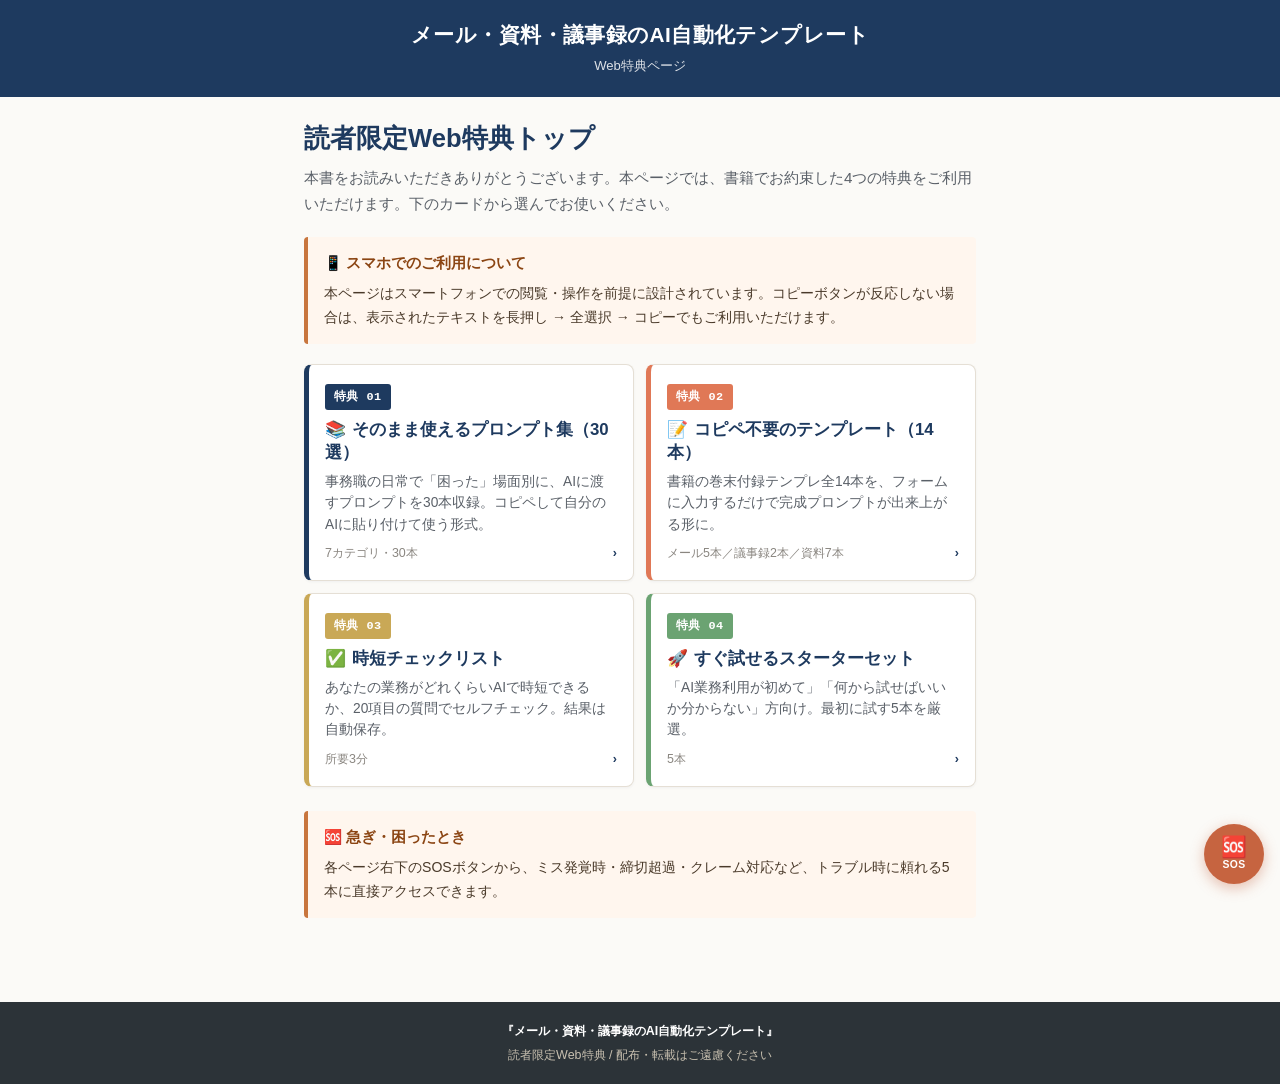
<file: index.html>
<!DOCTYPE html>
<html lang="ja">
<head>
<meta charset="UTF-8">
<meta name="viewport" content="width=device-width, initial-scale=1.0, maximum-scale=5.0">
<meta name="format-detection" content="telephone=no">
<meta name="robots" content="noindex">
<title>Web特典トップ｜メール・資料・議事録のAI自動化テンプレート</title>
<link rel="stylesheet" href="css/style.css">
</head>
<body>

<header class="site-header">
  <h1>メール・資料・議事録のAI自動化テンプレート</h1>
  <div class="subtitle">Web特典ページ</div>
</header>

<main class="container">

  <h2 class="page-title">読者限定Web特典トップ</h2>
  <p class="page-lead">本書をお読みいただきありがとうございます。本ページでは、書籍でお約束した4つの特典をご利用いただけます。下のカードから選んでお使いください。</p>

  <div class="notice">
    <strong>📱 スマホでのご利用について</strong>
    本ページはスマートフォンでの閲覧・操作を前提に設計されています。コピーボタンが反応しない場合は、表示されたテキストを長押し → 全選択 → コピーでもご利用いただけます。
  </div>

  <div class="benefit-cards">
    <a href="prompts.html" class="benefit-card">
      <div class="benefit-card-num">特典 01</div>
      <h3 class="benefit-card-title"><span class="benefit-card-emoji">📚</span>そのまま使えるプロンプト集（30選）</h3>
      <p class="benefit-card-desc">事務職の日常で「困った」場面別に、AIに渡すプロンプトを30本収録。コピペして自分のAIに貼り付けて使う形式。</p>
      <div class="benefit-card-meta">7カテゴリ・30本<span class="arrow">›</span></div>
    </a>

    <a href="templates.html" class="benefit-card coral">
      <div class="benefit-card-num">特典 02</div>
      <h3 class="benefit-card-title"><span class="benefit-card-emoji">📝</span>コピペ不要のテンプレート（14本）</h3>
      <p class="benefit-card-desc">書籍の巻末付録テンプレ全14本を、フォームに入力するだけで完成プロンプトが出来上がる形に。</p>
      <div class="benefit-card-meta">メール5本／議事録2本／資料7本<span class="arrow">›</span></div>
    </a>

    <a href="checklist.html" class="benefit-card gold">
      <div class="benefit-card-num">特典 03</div>
      <h3 class="benefit-card-title"><span class="benefit-card-emoji">✅</span>時短チェックリスト</h3>
      <p class="benefit-card-desc">あなたの業務がどれくらいAIで時短できるか、20項目の質問でセルフチェック。結果は自動保存。</p>
      <div class="benefit-card-meta">所要3分<span class="arrow">›</span></div>
    </a>

    <a href="starter.html" class="benefit-card green">
      <div class="benefit-card-num">特典 04</div>
      <h3 class="benefit-card-title"><span class="benefit-card-emoji">🚀</span>すぐ試せるスターターセット</h3>
      <p class="benefit-card-desc">「AI業務利用が初めて」「何から試せばいいか分からない」方向け。最初に試す5本を厳選。</p>
      <div class="benefit-card-meta">5本<span class="arrow">›</span></div>
    </a>
  </div>

  <div class="notice" style="margin-top: 24px;">
    <strong>🆘 急ぎ・困ったとき</strong>
    各ページ右下のSOSボタンから、ミス発覚時・締切超過・クレーム対応など、トラブル時に頼れる5本に直接アクセスできます。
  </div>

</main>

<footer class="site-footer">
  <span class="book-title">『メール・資料・議事録のAI自動化テンプレート』</span>
  読者限定Web特典 / 配布・転載はご遠慮ください
</footer>

<button type="button" id="sos-fab" class="sos-fab" aria-label="SOSパネルを開く">
  <span class="sos-icon">🆘</span>
  <span class="sos-label">SOS</span>
</button>

<div id="sos-overlay" class="sos-overlay" aria-modal="true" role="dialog">
  <div class="sos-panel">
    <div class="sos-panel-header">
      <h3 class="sos-panel-title">急ぎ・困ったとき</h3>
      <button type="button" id="sos-close" class="sos-close" aria-label="閉じる">✕</button>
    </div>
    <p class="desc">トラブル時に頼れる5本</p>
    <div id="sos-list"></div>
  </div>
</div>

<script src="js/app.js"></script>
<script src="js/templates.js"></script>
<script>
window.initSOS();
window.renderSOSList('sos-list', 'index');
</script>

</body>
</html>
</file>
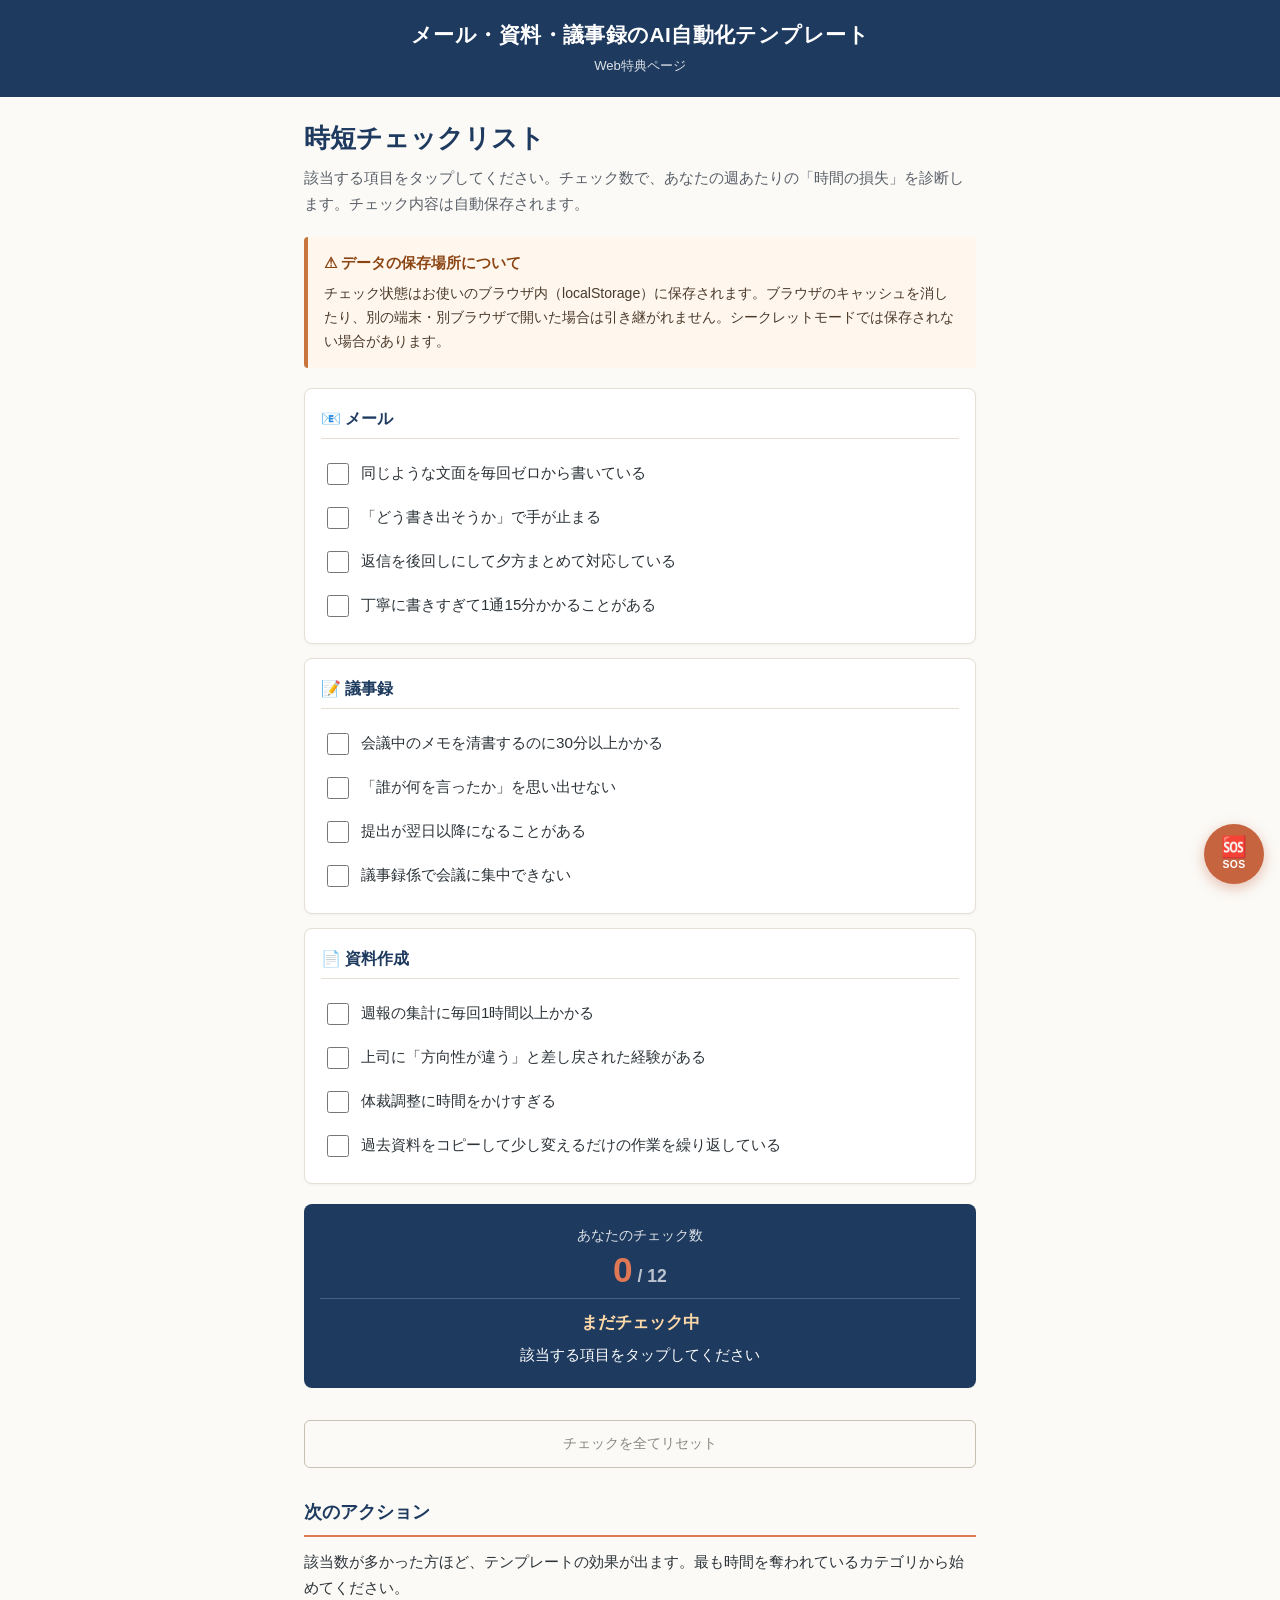
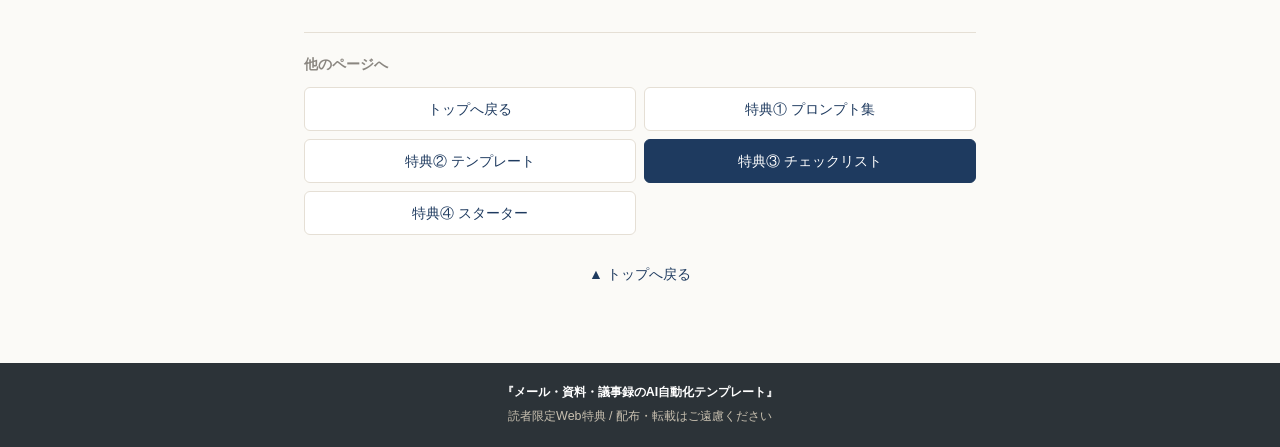
<file: checklist.html>
<!DOCTYPE html>
<html lang="ja">
<head>
<meta charset="UTF-8">
<meta name="viewport" content="width=device-width, initial-scale=1.0, maximum-scale=5.0">
<meta name="format-detection" content="telephone=no">
<meta name="robots" content="noindex">
<title>時短チェックリスト｜Web特典</title>
<link rel="stylesheet" href="css/style.css">
</head>
<body>

<header class="site-header">
  <h1>メール・資料・議事録のAI自動化テンプレート</h1>
  <div class="subtitle">Web特典ページ</div>
</header>

<main class="container">

  <h2 class="page-title">時短チェックリスト</h2>
  <p class="page-lead">該当する項目をタップしてください。チェック数で、あなたの週あたりの「時間の損失」を診断します。チェック内容は自動保存されます。</p>

  <div class="notice">
    <strong>⚠ データの保存場所について</strong>
    チェック状態はお使いのブラウザ内（localStorage）に保存されます。ブラウザのキャッシュを消したり、別の端末・別ブラウザで開いた場合は引き継がれません。シークレットモードでは保存されない場合があります。
  </div>

  <section class="checklist-section">
    <h3>📧 メール</h3>
    <label class="check-item">
      <input type="checkbox" data-store="cl_m1" class="cl-check">
      <span class="label-text">同じような文面を毎回ゼロから書いている</span>
    </label>
    <label class="check-item">
      <input type="checkbox" data-store="cl_m2" class="cl-check">
      <span class="label-text">「どう書き出そうか」で手が止まる</span>
    </label>
    <label class="check-item">
      <input type="checkbox" data-store="cl_m3" class="cl-check">
      <span class="label-text">返信を後回しにして夕方まとめて対応している</span>
    </label>
    <label class="check-item">
      <input type="checkbox" data-store="cl_m4" class="cl-check">
      <span class="label-text">丁寧に書きすぎて1通15分かかることがある</span>
    </label>
  </section>

  <section class="checklist-section">
    <h3>📝 議事録</h3>
    <label class="check-item">
      <input type="checkbox" data-store="cl_g1" class="cl-check">
      <span class="label-text">会議中のメモを清書するのに30分以上かかる</span>
    </label>
    <label class="check-item">
      <input type="checkbox" data-store="cl_g2" class="cl-check">
      <span class="label-text">「誰が何を言ったか」を思い出せない</span>
    </label>
    <label class="check-item">
      <input type="checkbox" data-store="cl_g3" class="cl-check">
      <span class="label-text">提出が翌日以降になることがある</span>
    </label>
    <label class="check-item">
      <input type="checkbox" data-store="cl_g4" class="cl-check">
      <span class="label-text">議事録係で会議に集中できない</span>
    </label>
  </section>

  <section class="checklist-section">
    <h3>📄 資料作成</h3>
    <label class="check-item">
      <input type="checkbox" data-store="cl_s1" class="cl-check">
      <span class="label-text">週報の集計に毎回1時間以上かかる</span>
    </label>
    <label class="check-item">
      <input type="checkbox" data-store="cl_s2" class="cl-check">
      <span class="label-text">上司に「方向性が違う」と差し戻された経験がある</span>
    </label>
    <label class="check-item">
      <input type="checkbox" data-store="cl_s3" class="cl-check">
      <span class="label-text">体裁調整に時間をかけすぎる</span>
    </label>
    <label class="check-item">
      <input type="checkbox" data-store="cl_s4" class="cl-check">
      <span class="label-text">過去資料をコピーして少し変えるだけの作業を繰り返している</span>
    </label>
  </section>

  <div class="result-box" role="status" aria-live="polite">
    <div class="count-label">あなたのチェック数</div>
    <div class="count-num"><span id="check-count">0</span><span class="total"> / 12</span></div>
    <div class="verdict" id="verdict">
      <strong id="verdict-title">まだチェック中</strong>
      <span id="verdict-detail">該当する項目をタップしてください</span>
    </div>
  </div>

  <button type="button" id="reset-btn" class="btn reset-btn">チェックを全てリセット</button>

  <h2 class="section-title">次のアクション</h2>
  <p style="font-size:0.95rem; margin-bottom:14px;">該当数が多かった方ほど、テンプレートの効果が出ます。最も時間を奪われているカテゴリから始めてください。</p>

  <nav class="footer-nav">
    <div class="footer-nav-title">他のページへ</div>
    <div class="footer-nav-links">
      <a href="index.html">トップへ戻る</a>
      <a href="prompts.html">特典① プロンプト集</a>
      <a href="templates.html">特典② テンプレート</a>
      <a href="checklist.html" class="current">特典③ チェックリスト</a>
      <a href="starter.html">特典④ スターター</a>
    </div>
    <a href="index.html" class="back-to-top">▲ トップへ戻る</a>
  </nav>

</main>

<footer class="site-footer">
  <span class="book-title">『メール・資料・議事録のAI自動化テンプレート』</span>
  読者限定Web特典 / 配布・転載はご遠慮ください
</footer>

<button type="button" id="sos-fab" class="sos-fab" aria-label="SOSパネルを開く">
  <span class="sos-icon">🆘</span>
  <span class="sos-label">SOS</span>
</button>

<div id="sos-overlay" class="sos-overlay" aria-modal="true" role="dialog">
  <div class="sos-panel">
    <div class="sos-panel-header">
      <h3 class="sos-panel-title">急ぎ・困ったとき</h3>
      <button type="button" id="sos-close" class="sos-close" aria-label="閉じる">✕</button>
    </div>
    <p class="desc">よく使う5本のプロンプトに直接アクセス</p>
    <div id="sos-list"></div>
  </div>
</div>

<script src="js/app.js"></script>
<script src="js/templates.js"></script>
<script>
(function() {
  var checkboxes = document.querySelectorAll('.cl-check');
  var countEl = document.getElementById('check-count');
  var verdictTitle = document.getElementById('verdict-title');
  var verdictDetail = document.getElementById('verdict-detail');
  var resetBtn = document.getElementById('reset-btn');

  function updateResult() {
    var count = 0;
    checkboxes.forEach(function(cb) {
      if (cb.checked) count++;
    });
    countEl.textContent = count;

    if (count === 0) {
      verdictTitle.textContent = 'まだチェック中';
      verdictDetail.textContent = '該当する項目をタップしてください';
    } else if (count <= 4) {
      verdictTitle.textContent = '週3〜5時間の損失';
      verdictDetail.textContent = '改善の余地あり。1つのテンプレから始めて効果を確認しましょう';
    } else if (count <= 8) {
      verdictTitle.textContent = '週5〜10時間の損失';
      verdictDetail.textContent = '深刻な時間泥棒。3つ全カテゴリのテンプレを段階的に導入を';
    } else {
      verdictTitle.textContent = '週10時間超の損失';
      verdictDetail.textContent = '丸1日以上が消えています。まず最も頻度の高い作業から自動化を';
    }
  }

  // 初期化時とチェック変更時に更新
  setTimeout(updateResult, 0); // localStorage復元後に実行
  checkboxes.forEach(function(cb) {
    cb.addEventListener('change', updateResult);
  });

  // リセット
  resetBtn.addEventListener('click', function() {
    if (confirm('全てのチェックをリセットします。よろしいですか？')) {
      checkboxes.forEach(function(cb) {
        cb.checked = false;
        var key = 'wb_' + cb.getAttribute('data-store');
        try { localStorage.removeItem(key); } catch(e) {}
      });
      updateResult();
      window.showToast('リセットしました');
    }
  });
})();
</script>

</body>
</html>
</file>
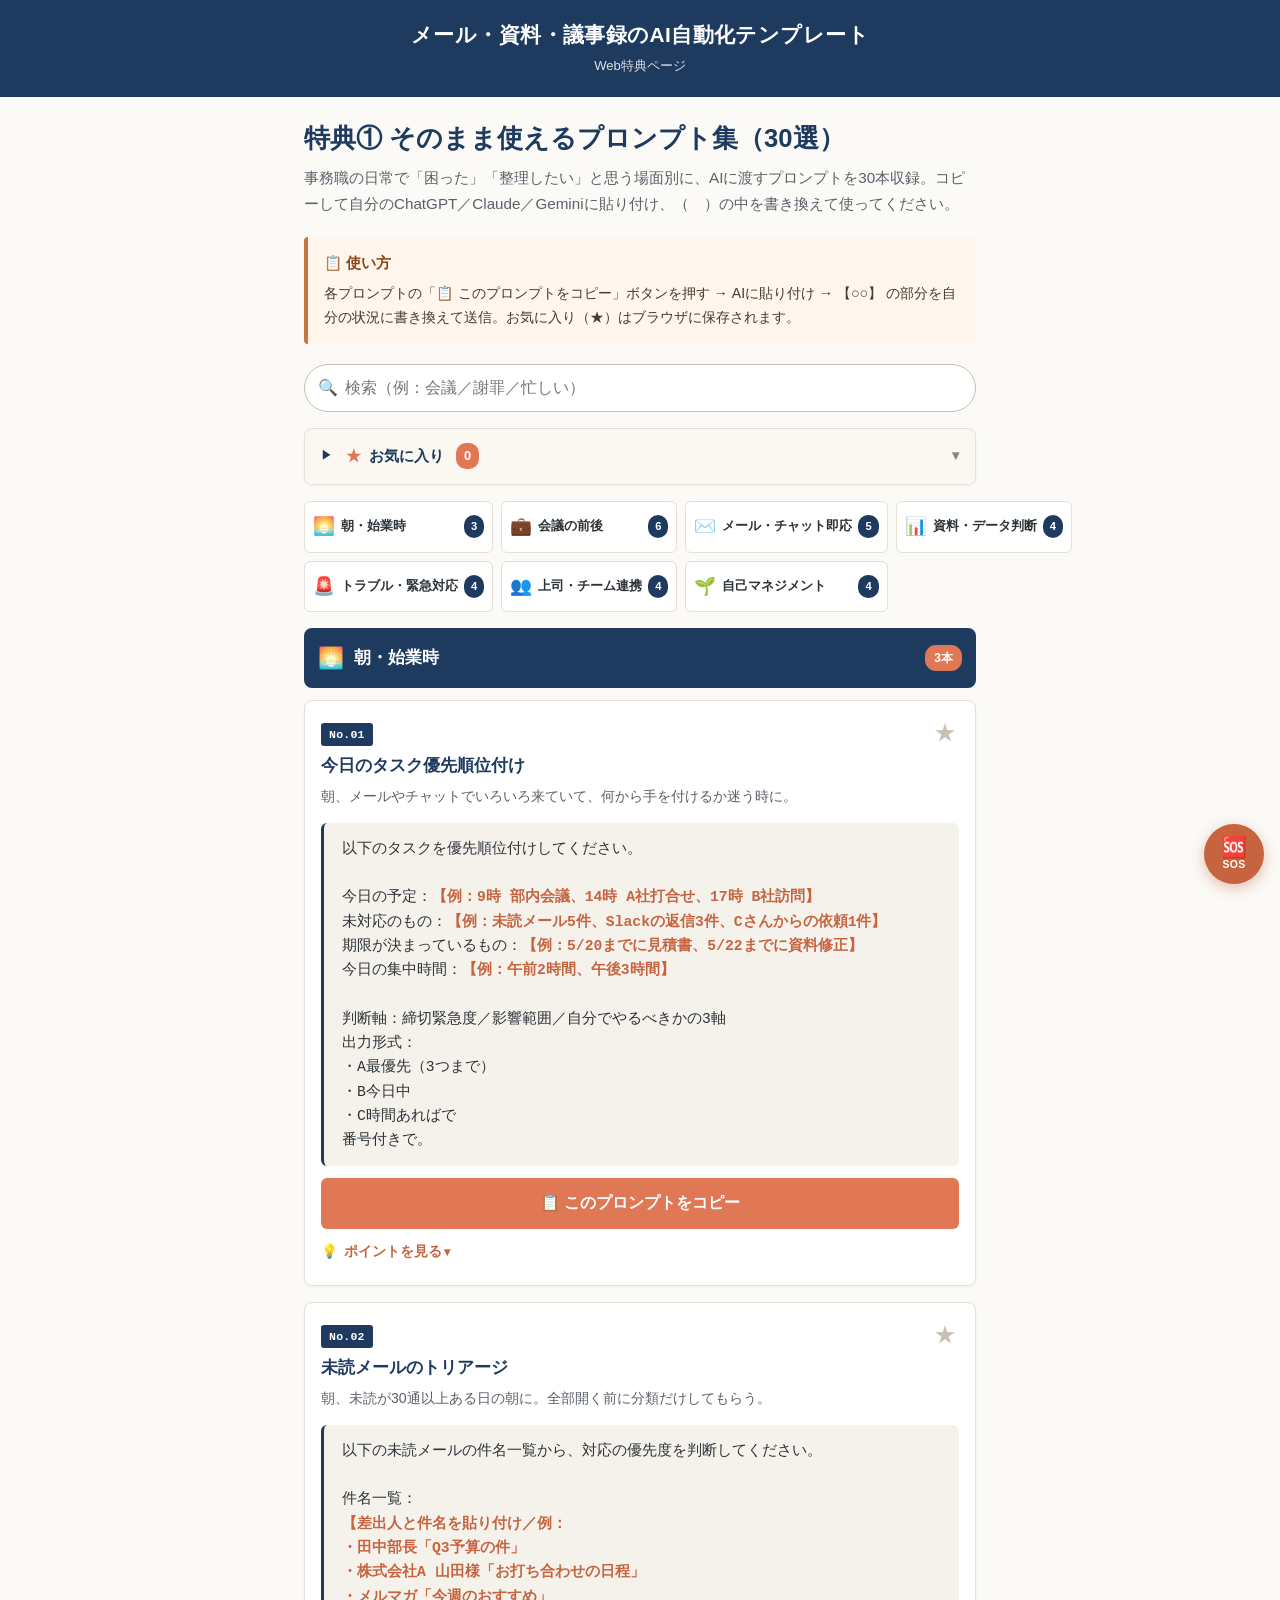
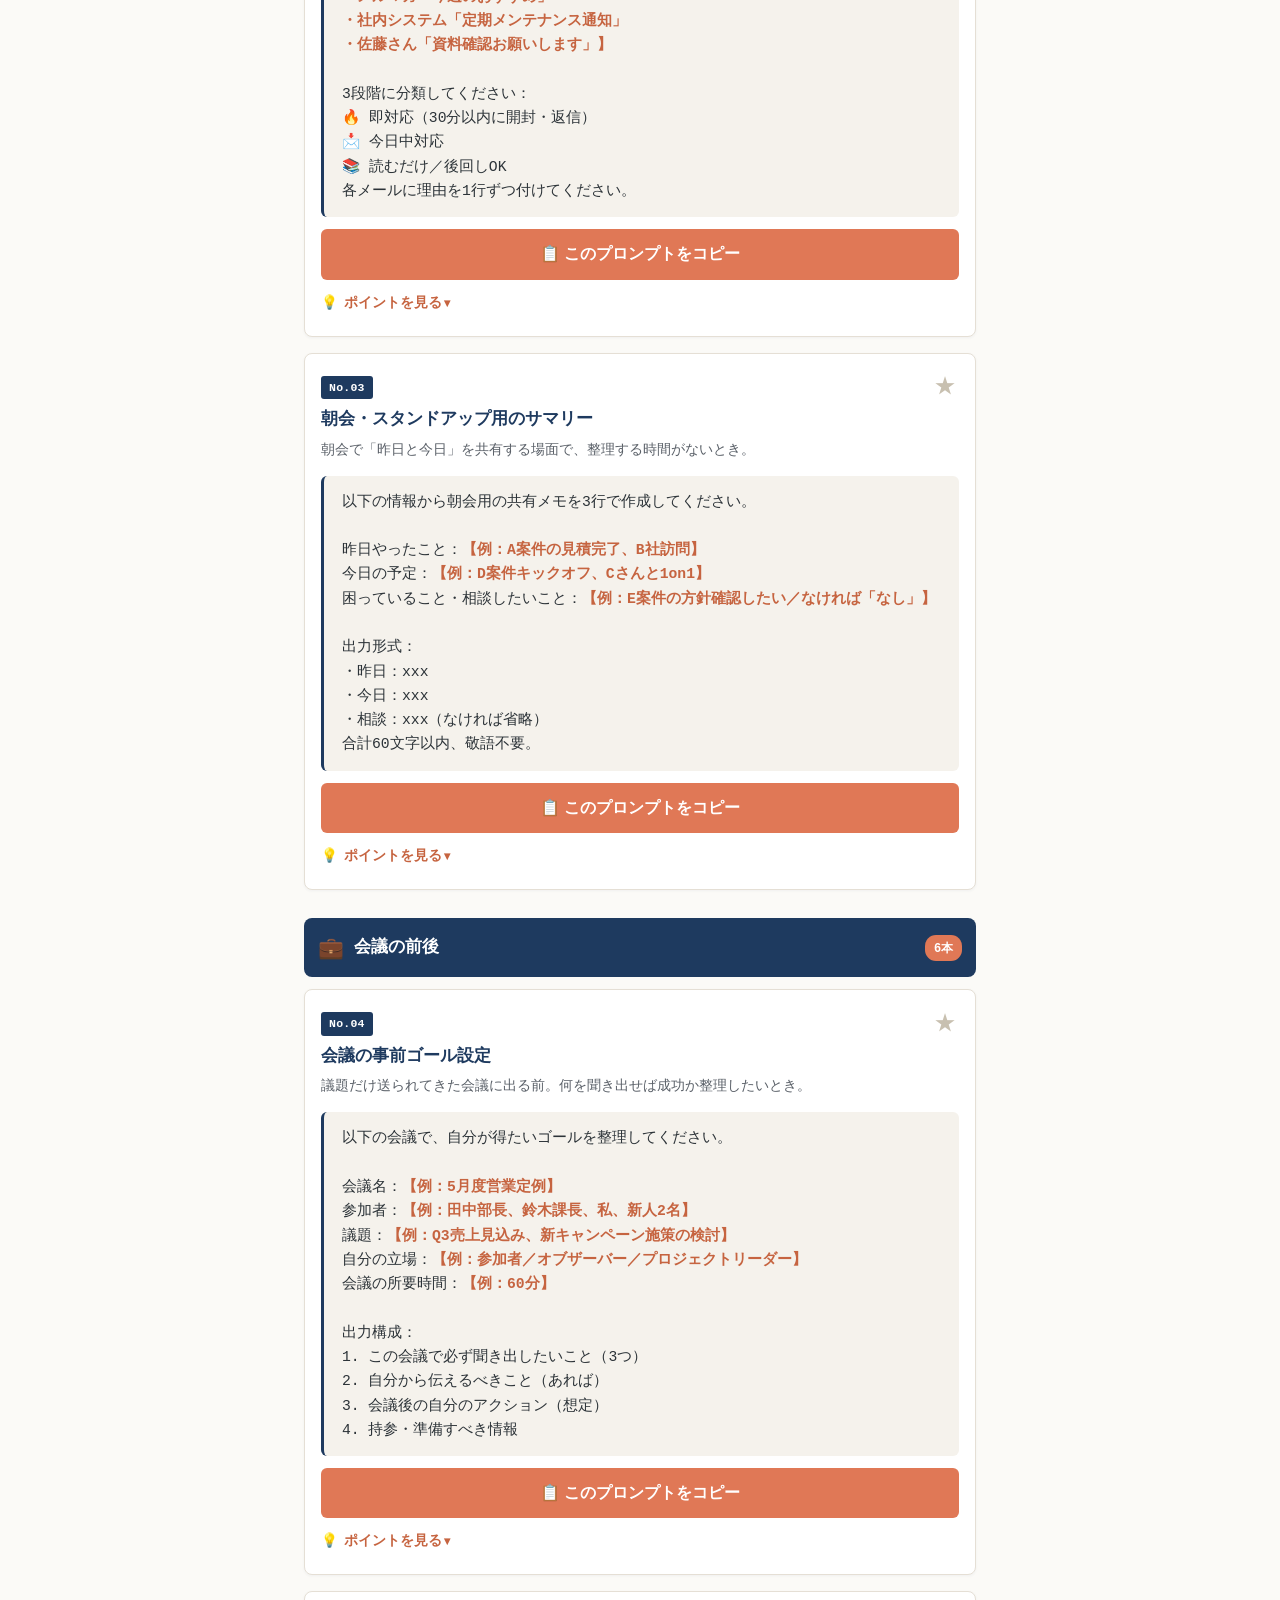
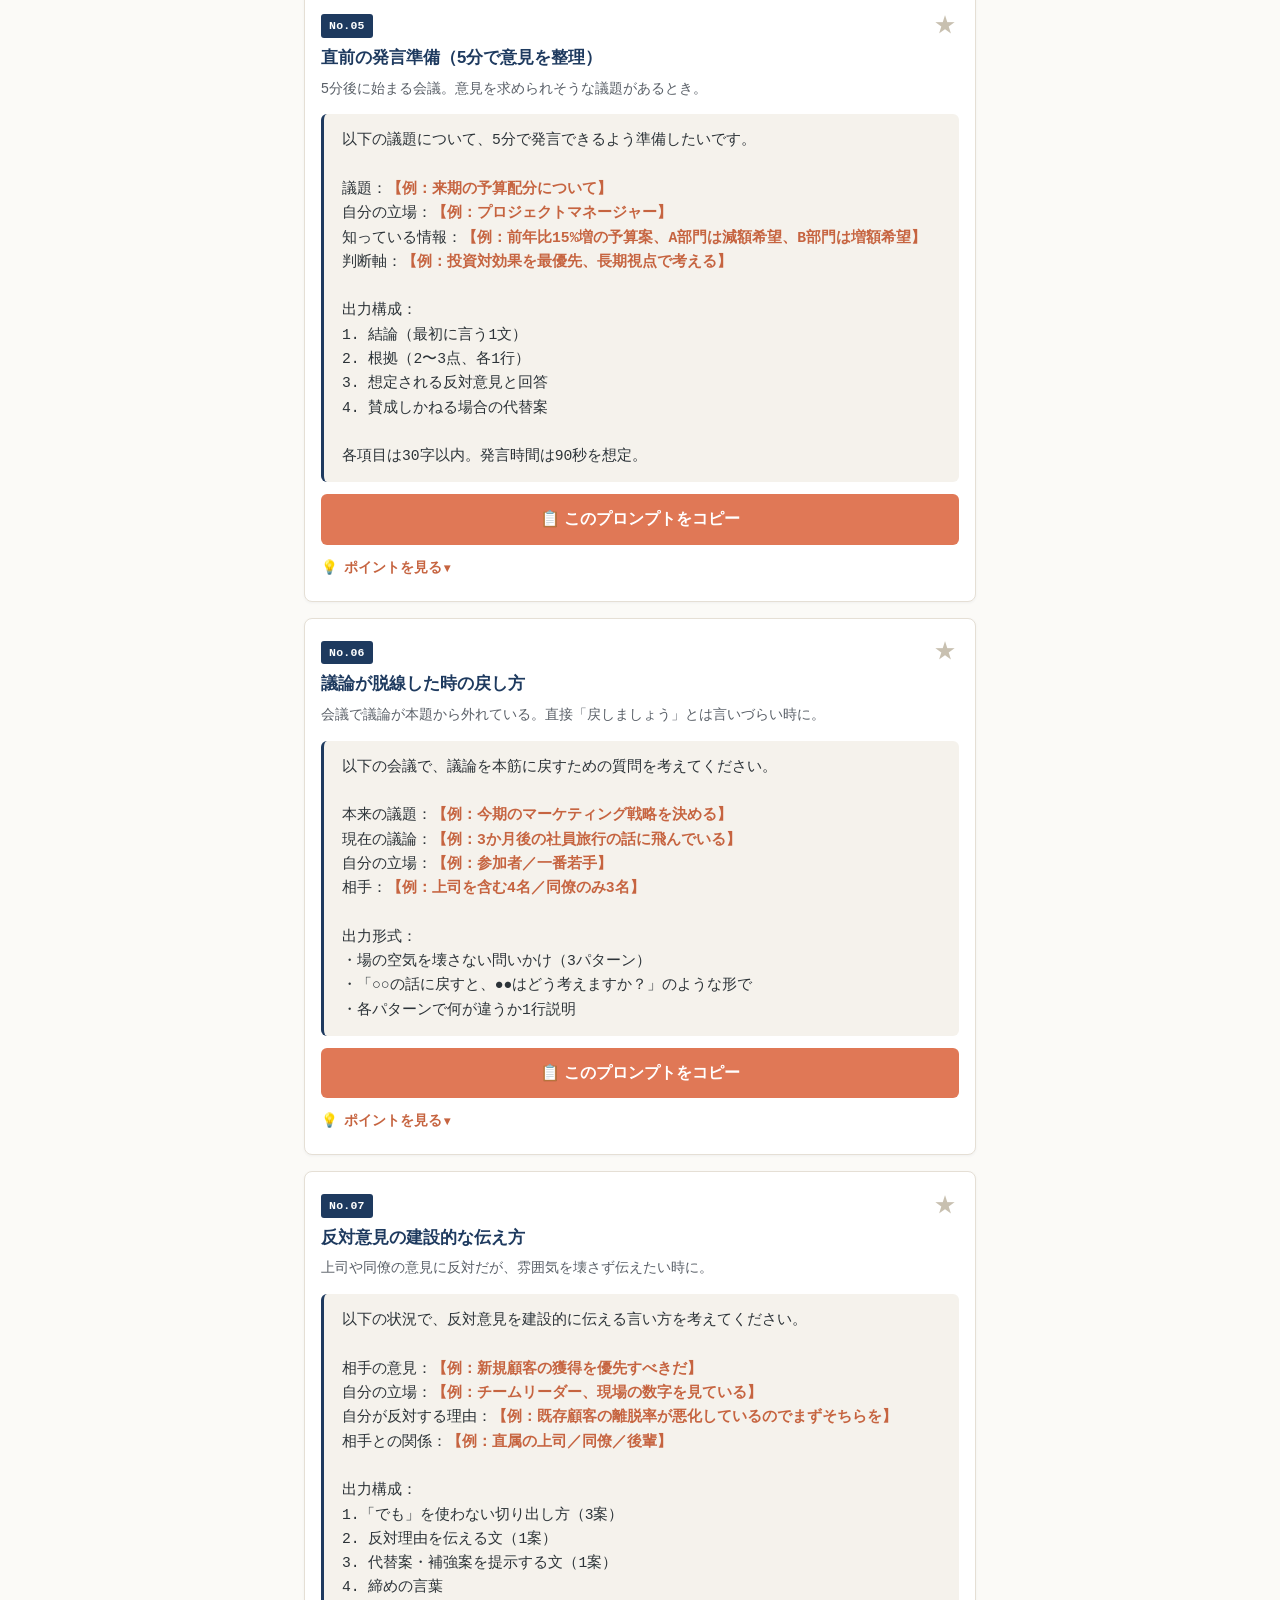
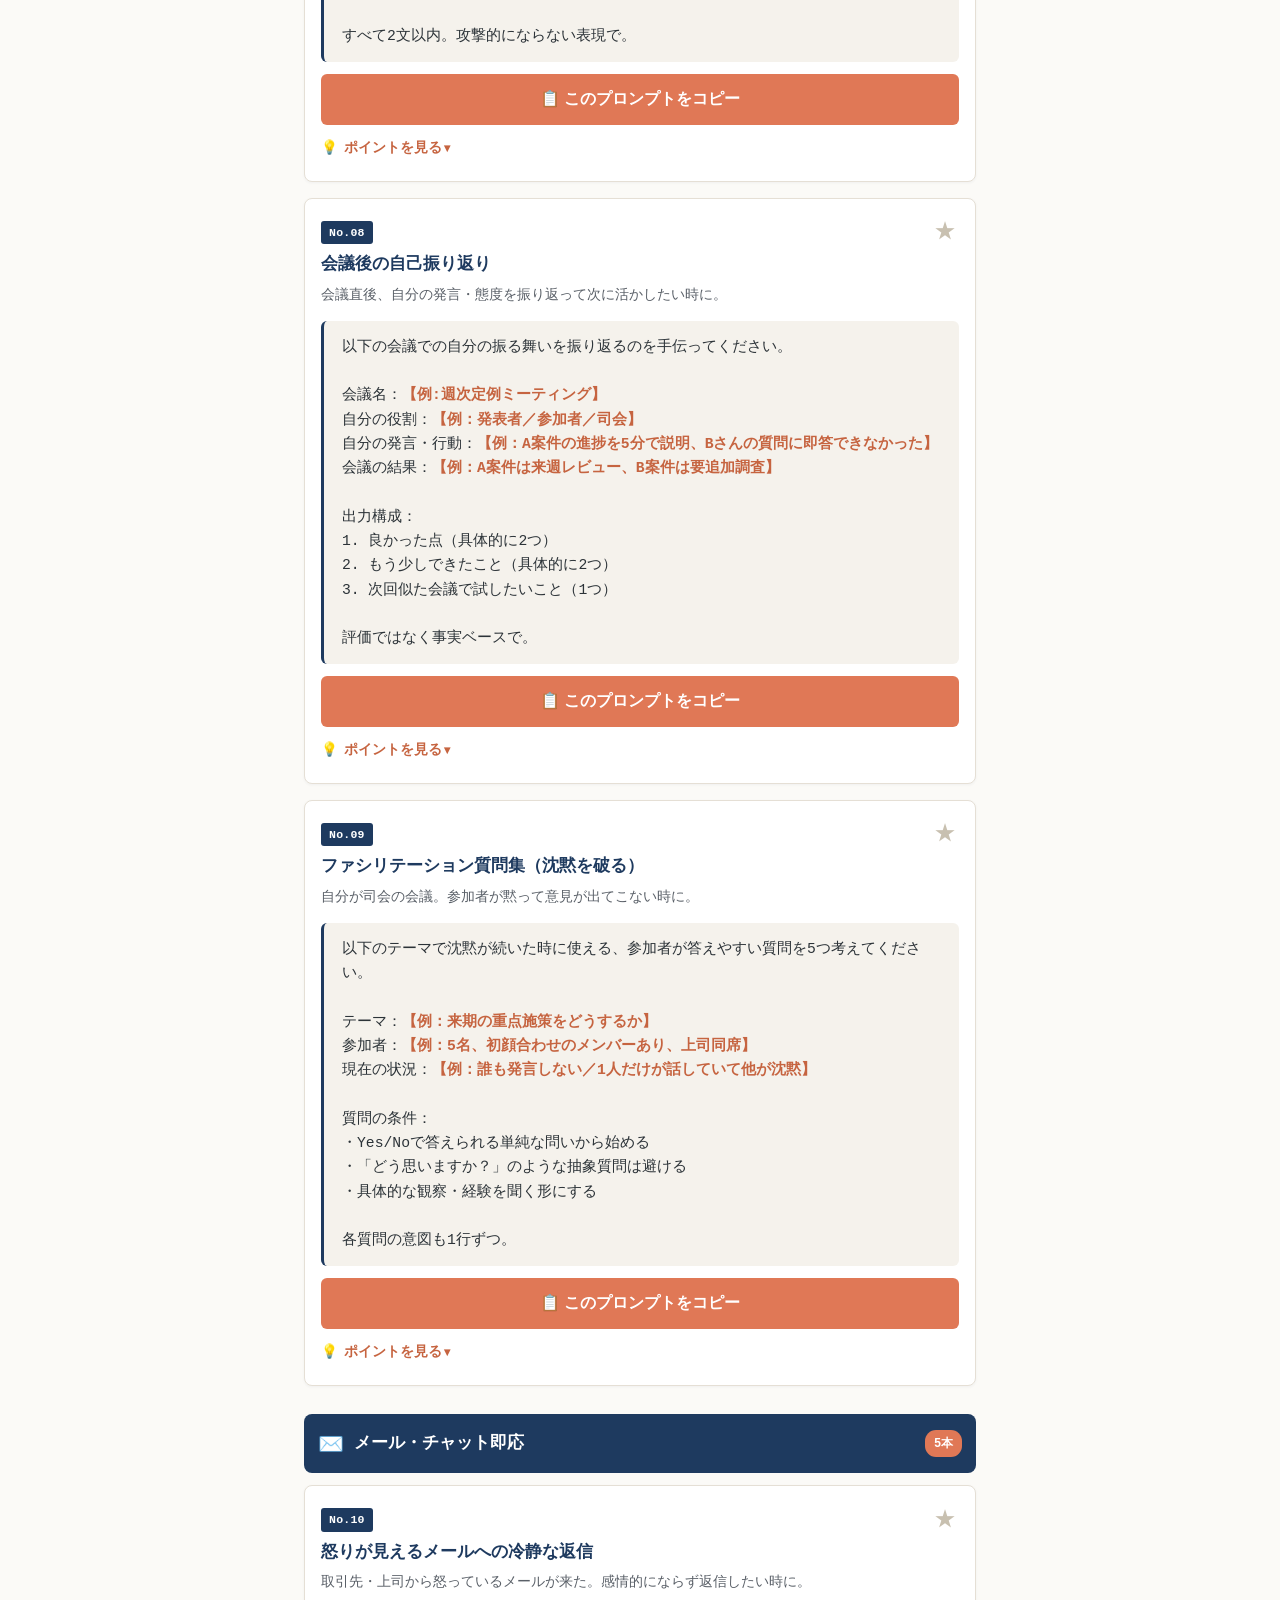
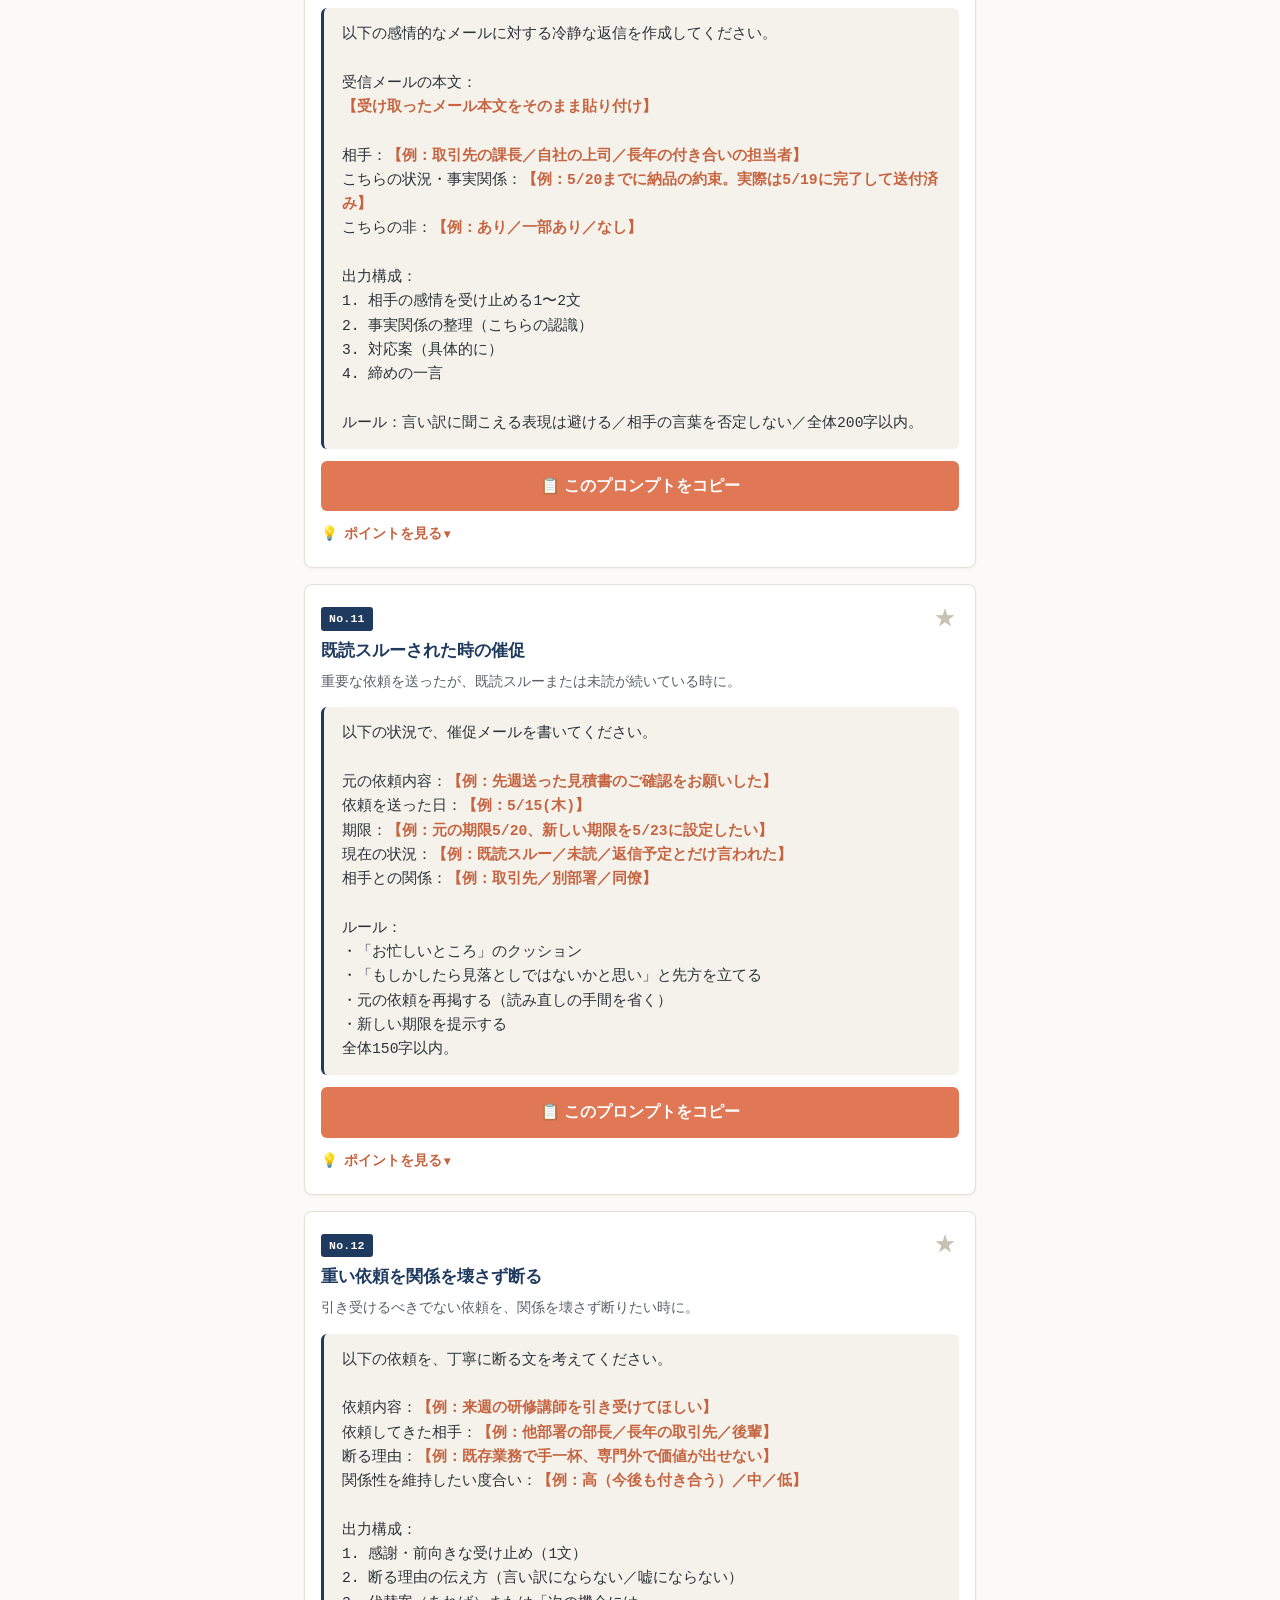
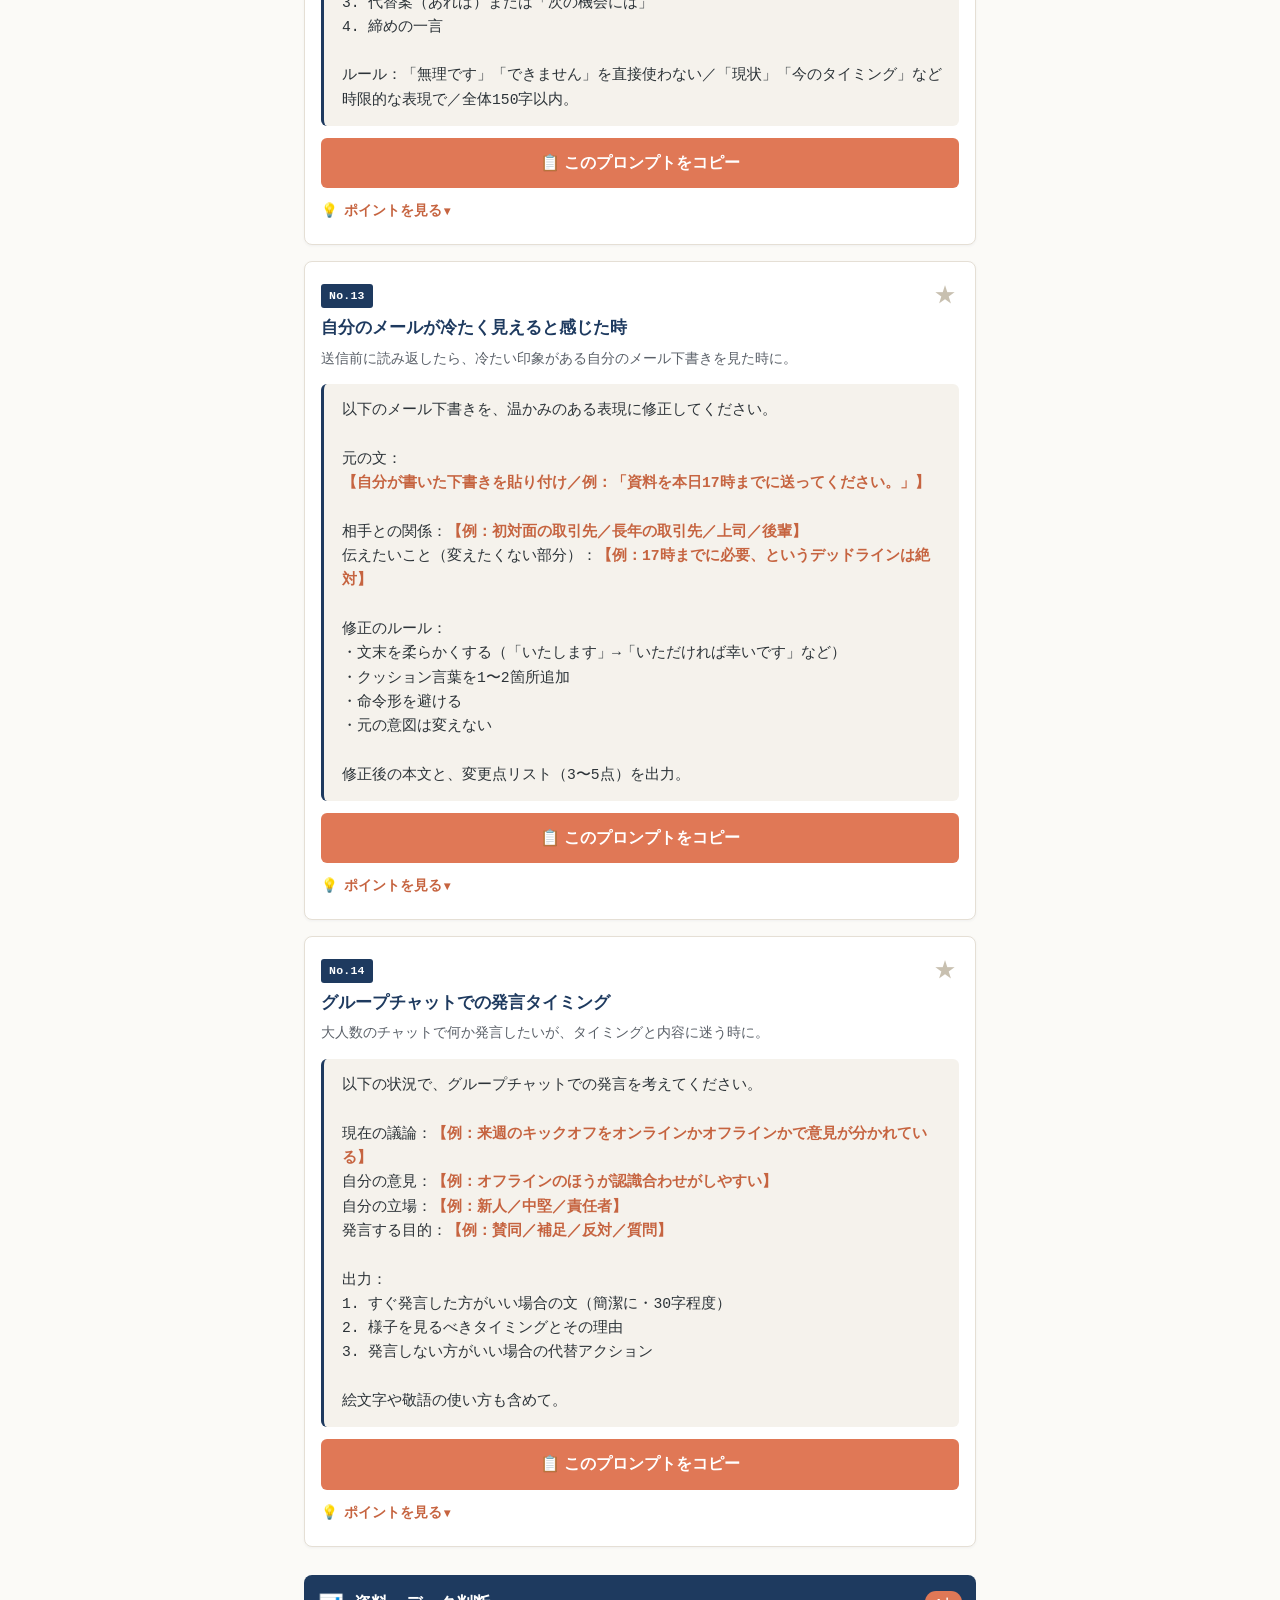
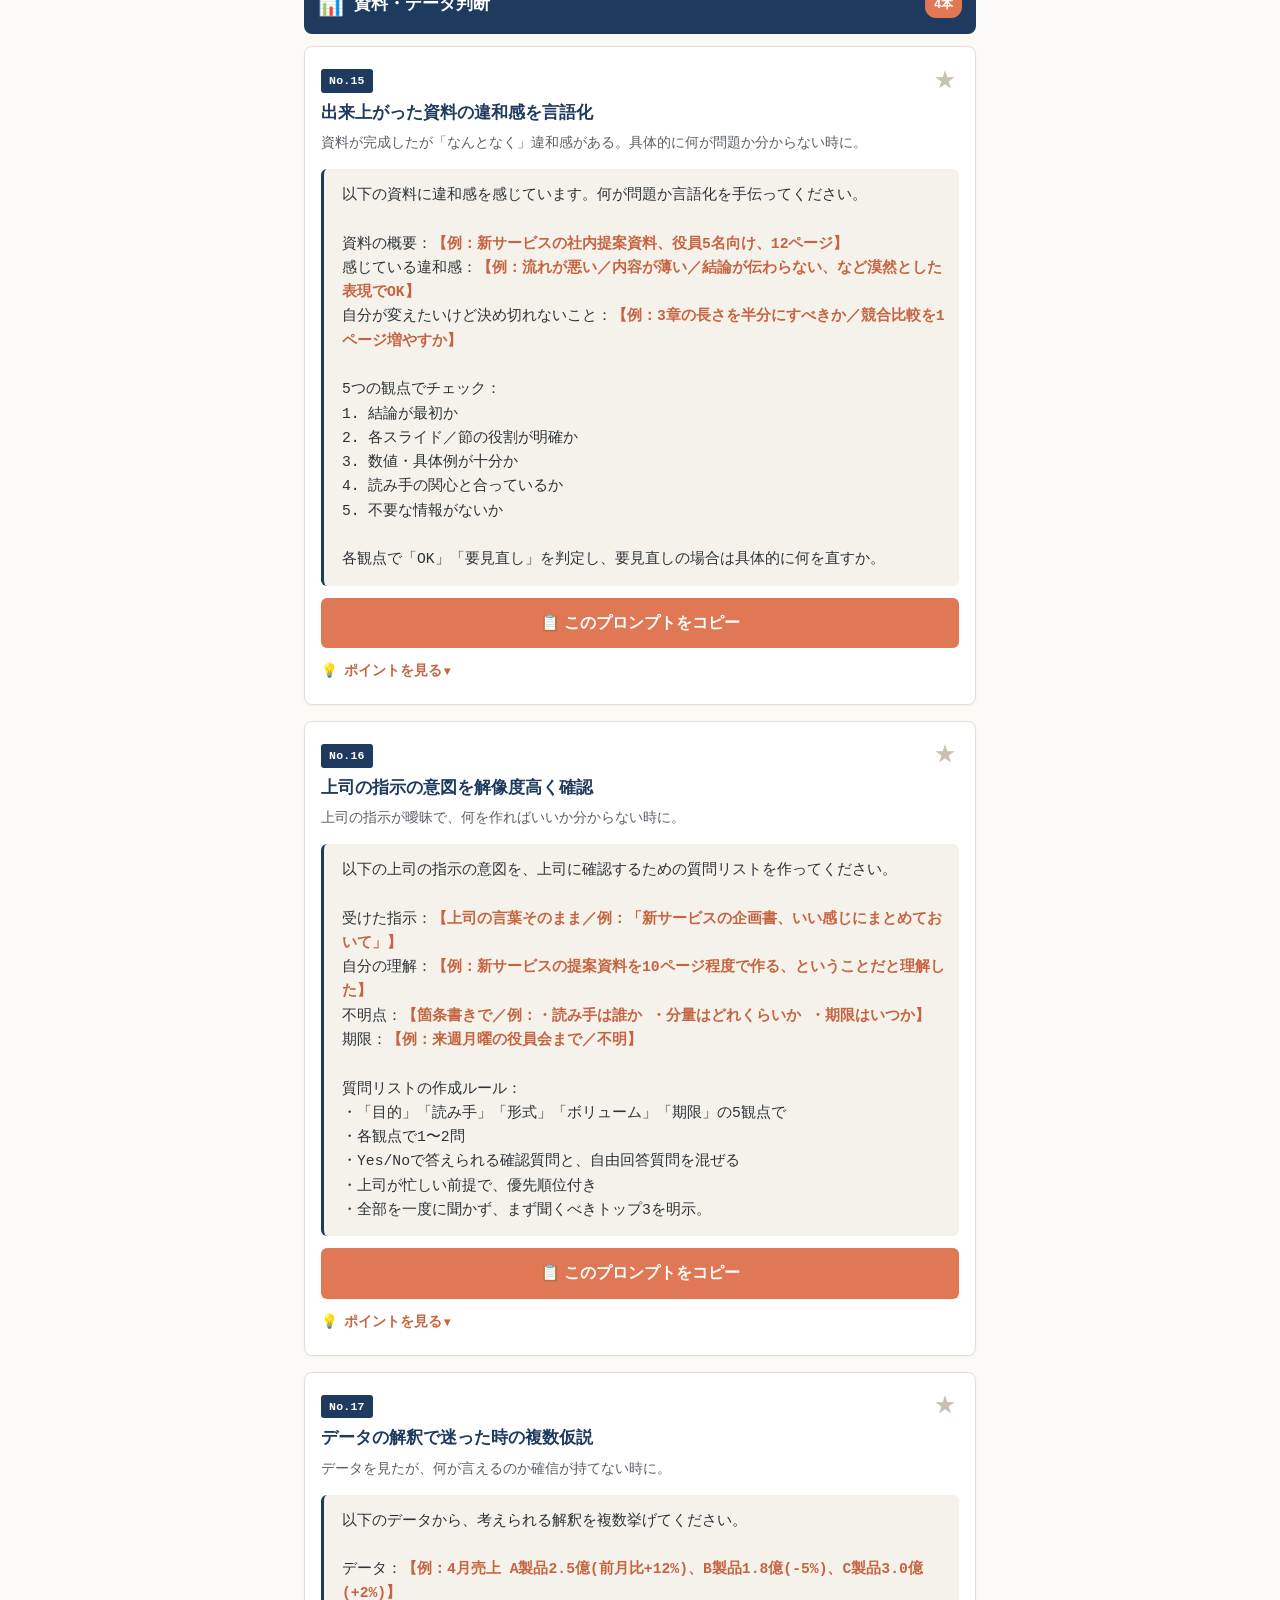
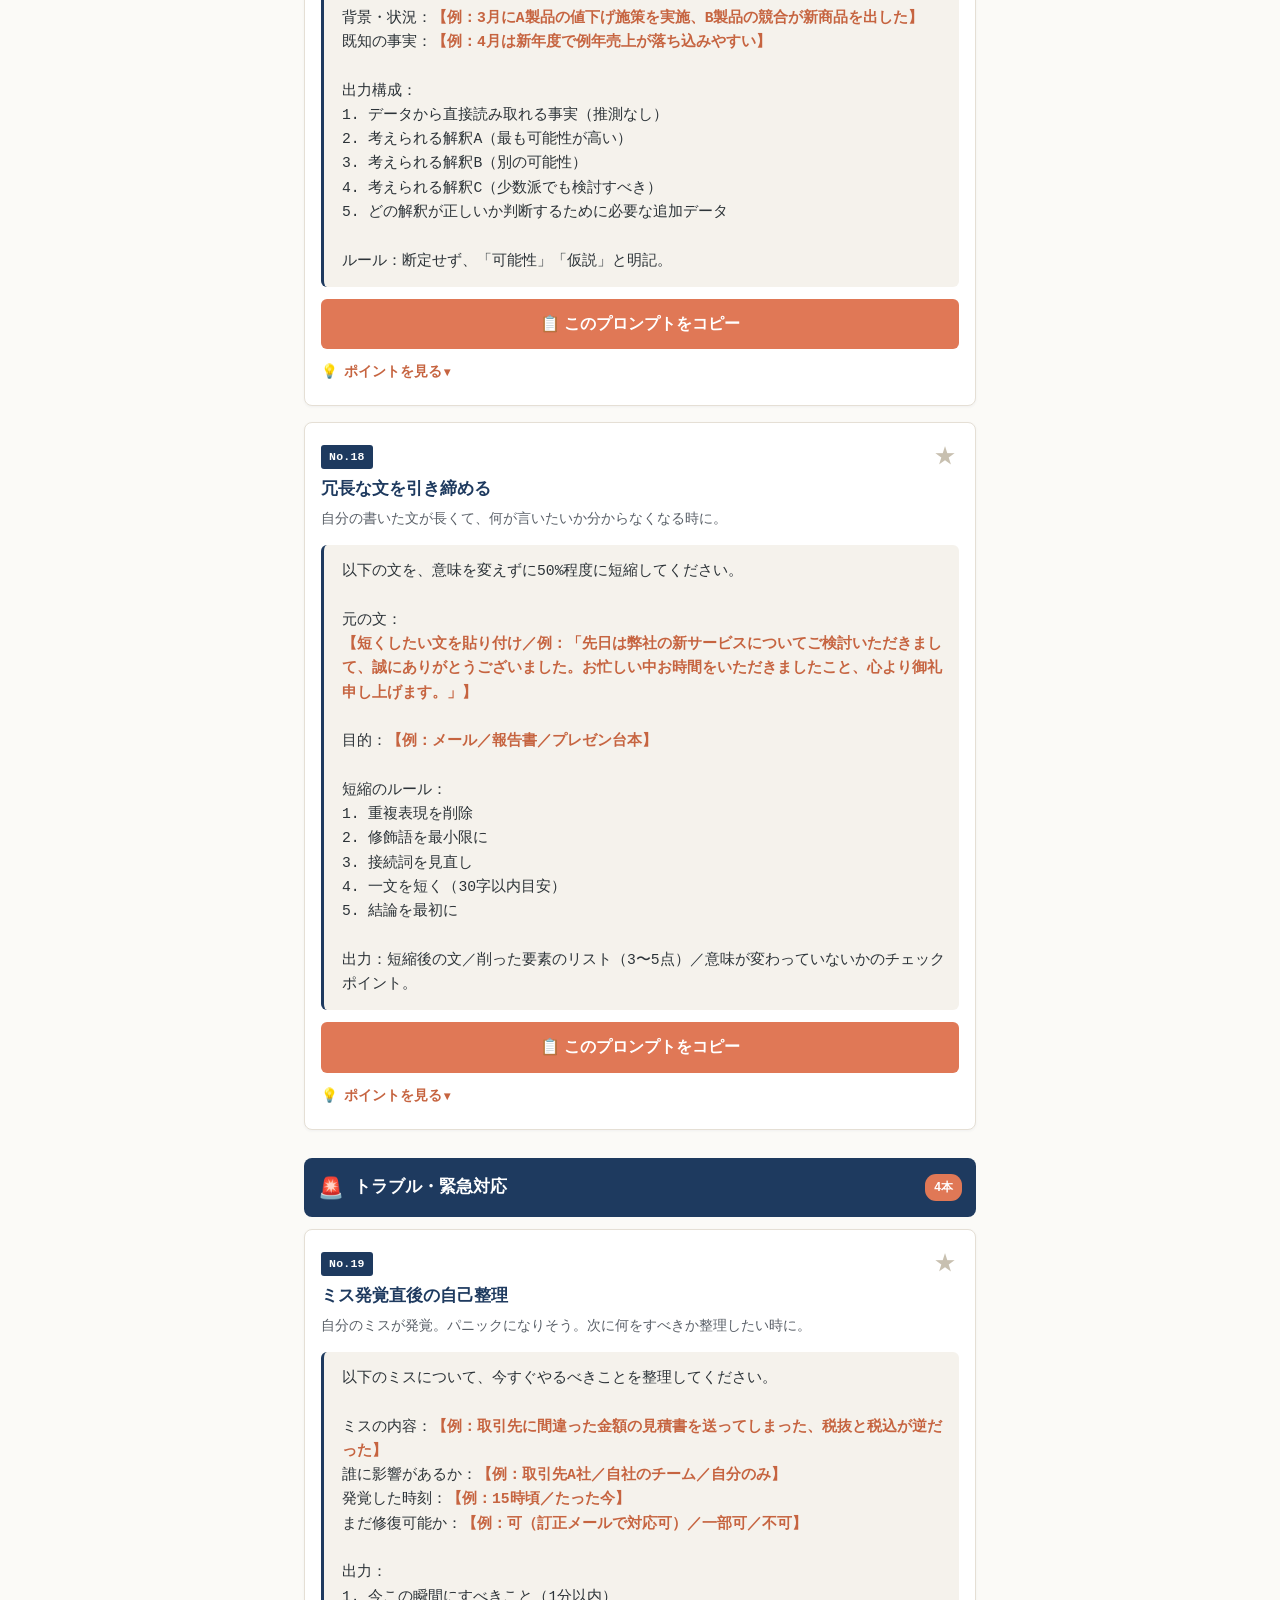
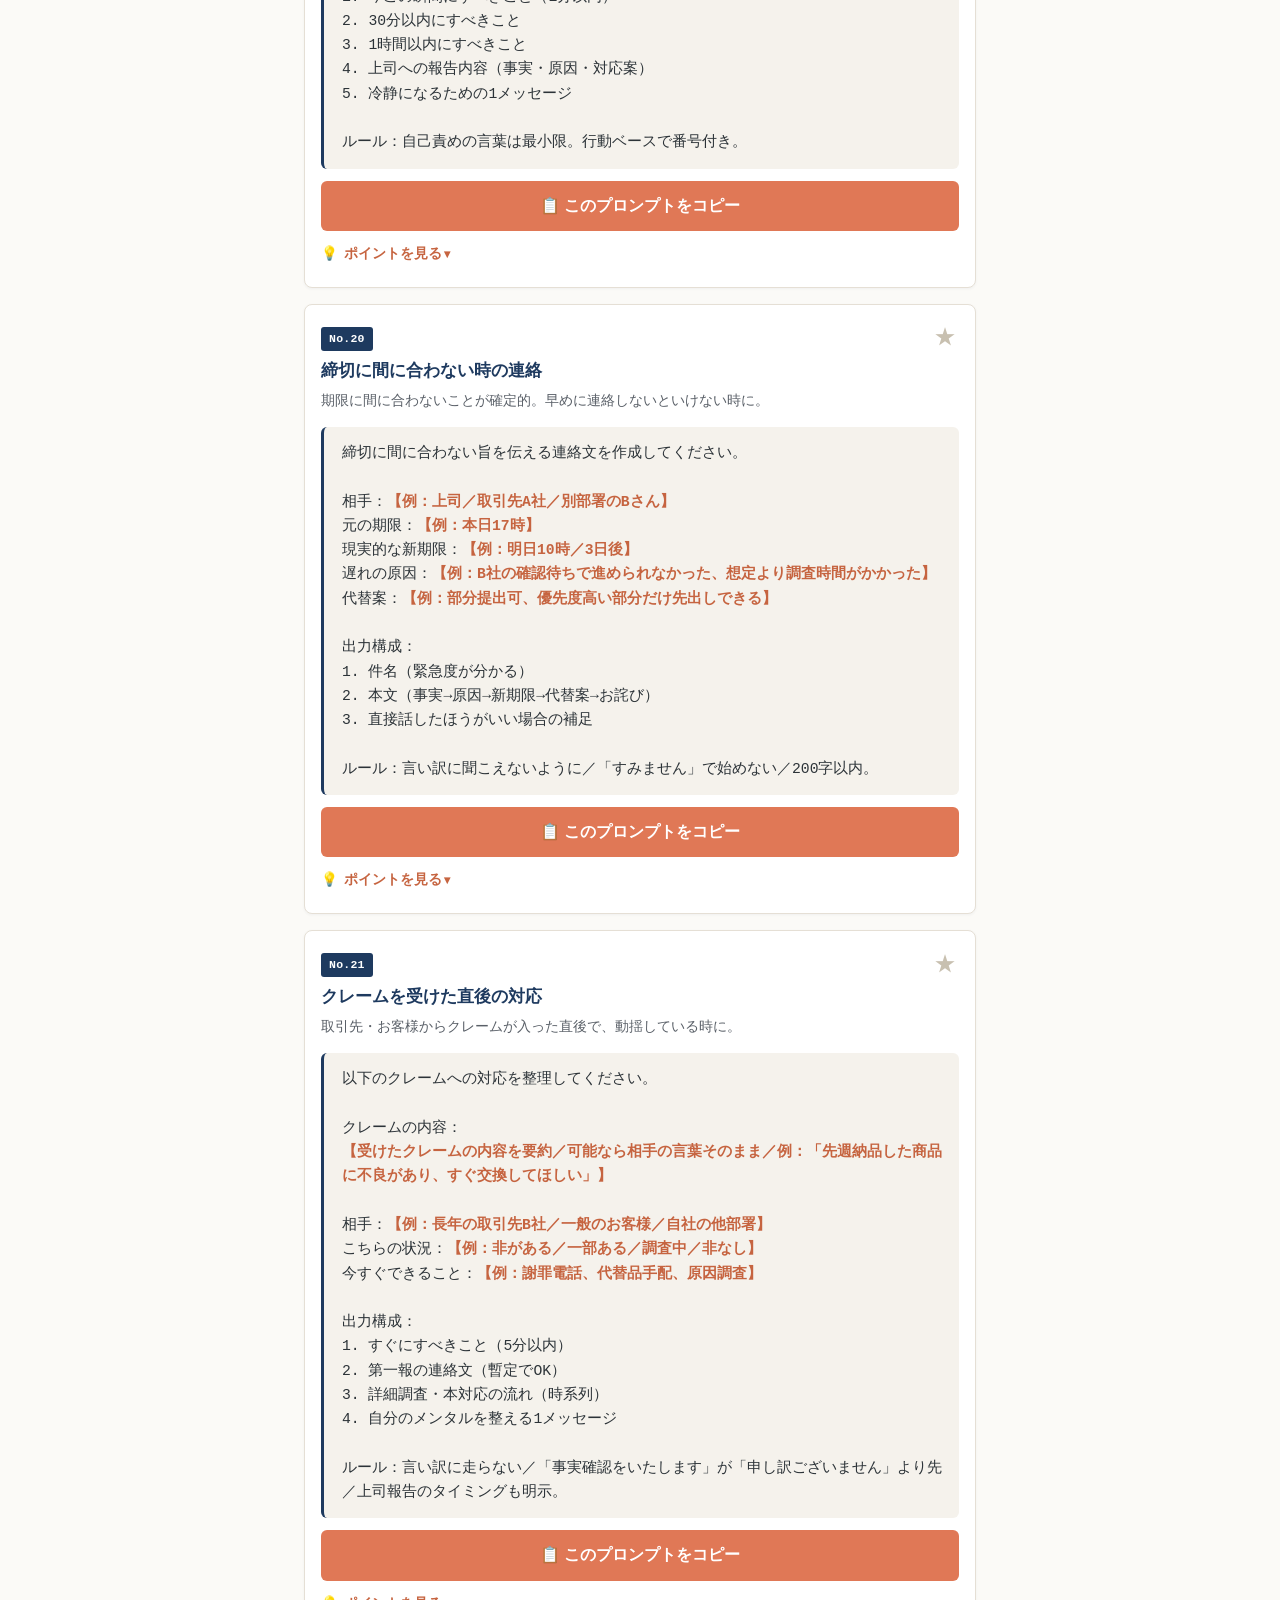
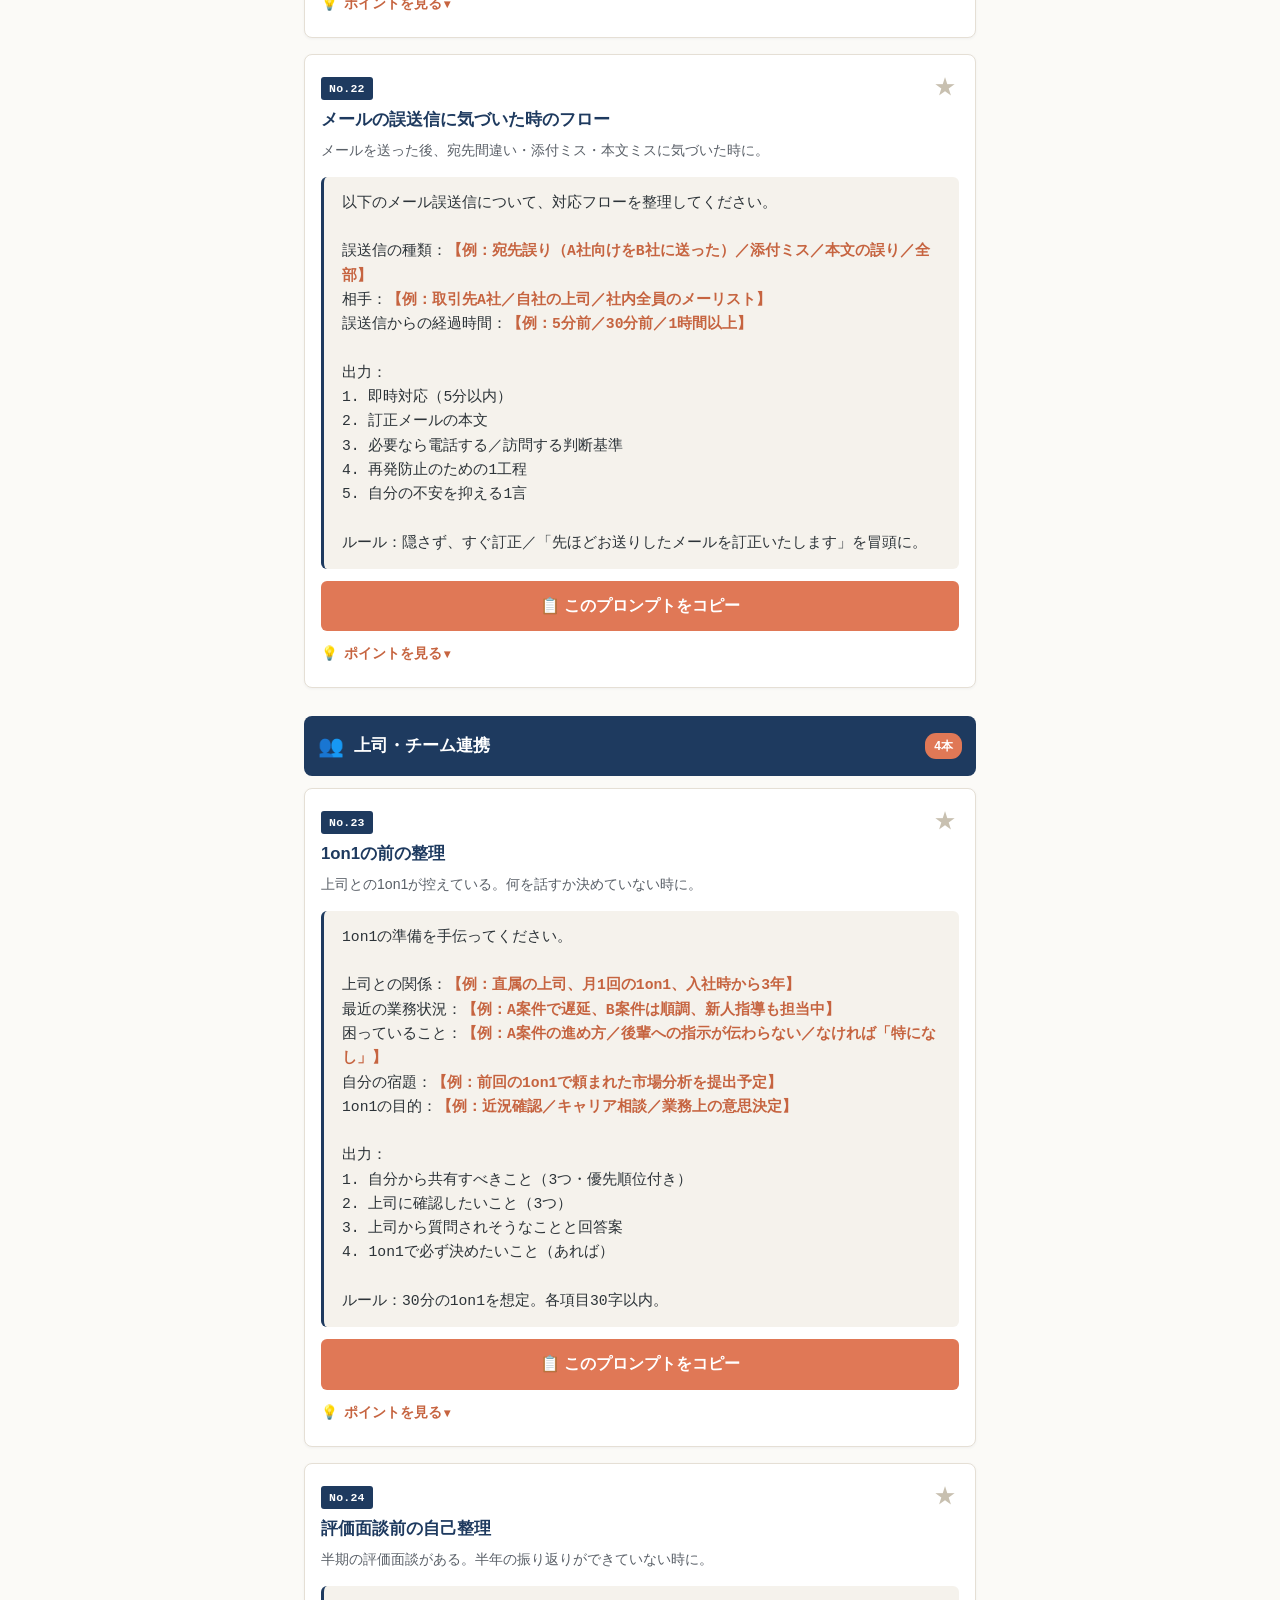
<file: prompts.html>
<!DOCTYPE html>
<html lang="ja">
<head>
<meta charset="UTF-8">
<meta name="viewport" content="width=device-width, initial-scale=1.0, maximum-scale=5.0">
<meta name="format-detection" content="telephone=no">
<meta name="robots" content="noindex">
<title>特典① シチュエーション別プロンプト集｜Web特典</title>
<link rel="stylesheet" href="css/style.css">
</head>
<body>

<header class="site-header">
  <h1>メール・資料・議事録のAI自動化テンプレート</h1>
  <div class="subtitle">Web特典ページ</div>
</header>

<main class="container">

  <h2 class="page-title">特典① そのまま使えるプロンプト集（30選）</h2>
  <p class="page-lead">事務職の日常で「困った」「整理したい」と思う場面別に、AIに渡すプロンプトを30本収録。コピーして自分のChatGPT／Claude／Geminiに貼り付け、（　）の中を書き換えて使ってください。</p>

  <div class="notice">
    <strong>📋 使い方</strong>
    各プロンプトの「📋 このプロンプトをコピー」ボタンを押す → AIに貼り付け → <span class="placeholder">【○○】</span> の部分を自分の状況に書き換えて送信。お気に入り（★）はブラウザに保存されます。
  </div>

  <div class="search-box">
    <span class="search-icon">🔍</span>
    <input type="search" class="search-input" id="search-input" placeholder="検索（例：会議／謝罪／忙しい）" autocomplete="off">
    <button type="button" class="search-clear" id="search-clear" aria-label="検索を消去">✕</button>
  </div>
  <div class="search-no-result" id="search-no-result">該当するプロンプトが見つかりませんでした</div>

  <details class="favs-panel" id="favs-panel">
    <summary>
      <span class="fav-star-icon">★</span>
      <span>お気に入り</span>
      <span class="fav-count">0</span>
    </summary>
    <div class="favs-list"></div>
  </details>

  <!-- カテゴリジャンプ -->
  <nav class="cat-nav" id="cat-nav" aria-label="カテゴリ"></nav>

  <div id="template-list"></div>

  <nav class="footer-nav">
    <div class="footer-nav-title">他のページへ</div>
    <div class="footer-nav-links">
      <a href="index.html">トップへ戻る</a>
      <a href="prompts.html" class="current">特典① プロンプト集</a>
      <a href="templates.html">特典② テンプレート</a>
      <a href="checklist.html">特典③ チェックリスト</a>
      <a href="starter.html">特典④ スターター</a>
    </div>
    <a href="index.html" class="back-to-top">▲ トップへ戻る</a>
  </nav>

</main>

<footer class="site-footer">
  <span class="book-title">『メール・資料・議事録のAI自動化テンプレート』</span>
  読者限定Web特典 / 配布・転載はご遠慮ください
</footer>

<button type="button" id="sos-fab" class="sos-fab" aria-label="SOSパネルを開く">
  <span class="sos-icon">🆘</span>
  <span class="sos-label">SOS</span>
</button>

<div id="sos-overlay" class="sos-overlay" aria-modal="true" role="dialog">
  <div class="sos-panel">
    <div class="sos-panel-header">
      <h3 class="sos-panel-title">急ぎ・困ったとき</h3>
      <button type="button" id="sos-close" class="sos-close" aria-label="閉じる">✕</button>
    </div>
    <p class="desc">トラブル時に頼れる5本</p>
    <div id="sos-list"></div>
  </div>
</div>

<script src="js/app.js"></script>
<script src="js/templates.js"></script>
<script src="js/situations-data.js"></script>
<script>
var DATA = window.SITUATIONS_DATA;
window.renderCategoryNav('cat-nav', DATA.categories, DATA.prompts);
window.renderTemplates(DATA.prompts, 'template-list', 'prompts', {
  showCategoryHeaders: true,
  categories: DATA.categories
});
window.renderFavsPanel('favs-panel', 'prompts');
window.initSearch('search-input', 'search-clear', 'search-no-result');
window.initSOS();
window.initHashScroll();
window.initPointToggles();
window.renderSOSList('sos-list', 'prompts');
</script>

</body>
</html>
</file>
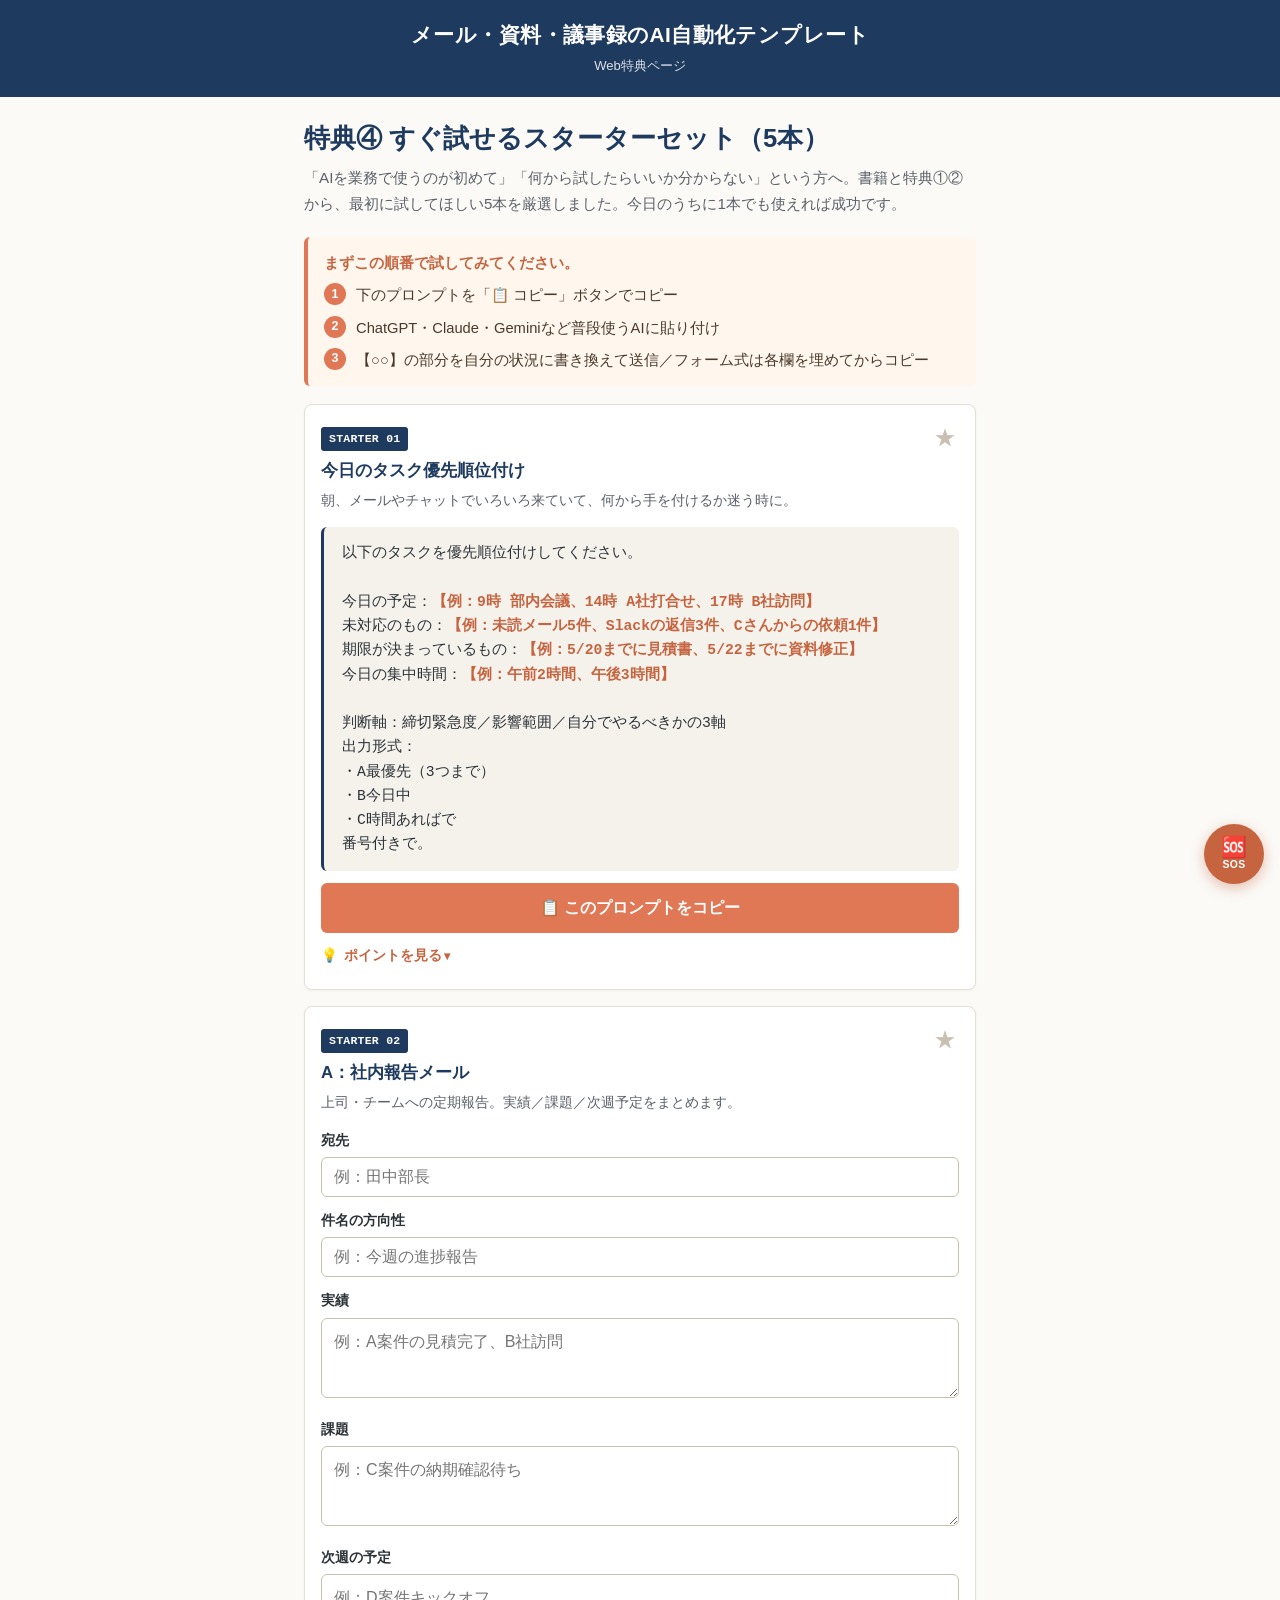
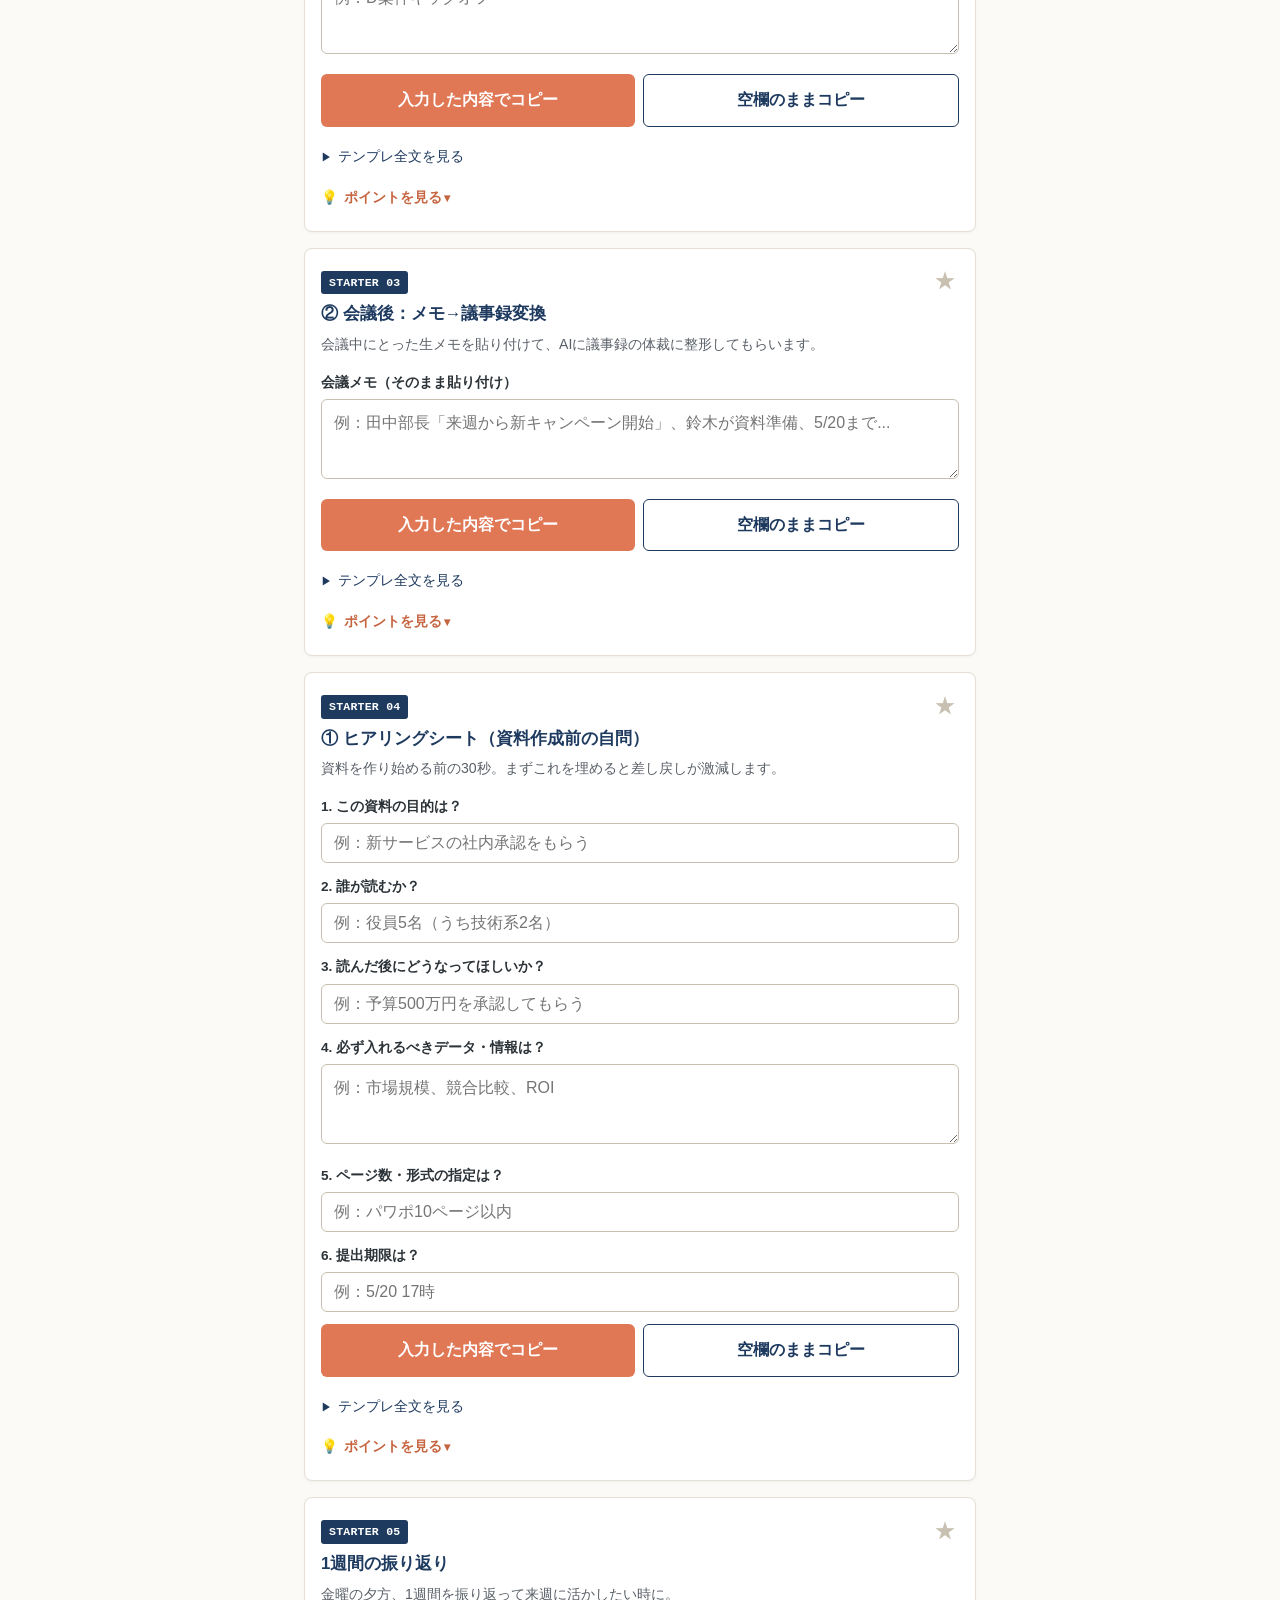
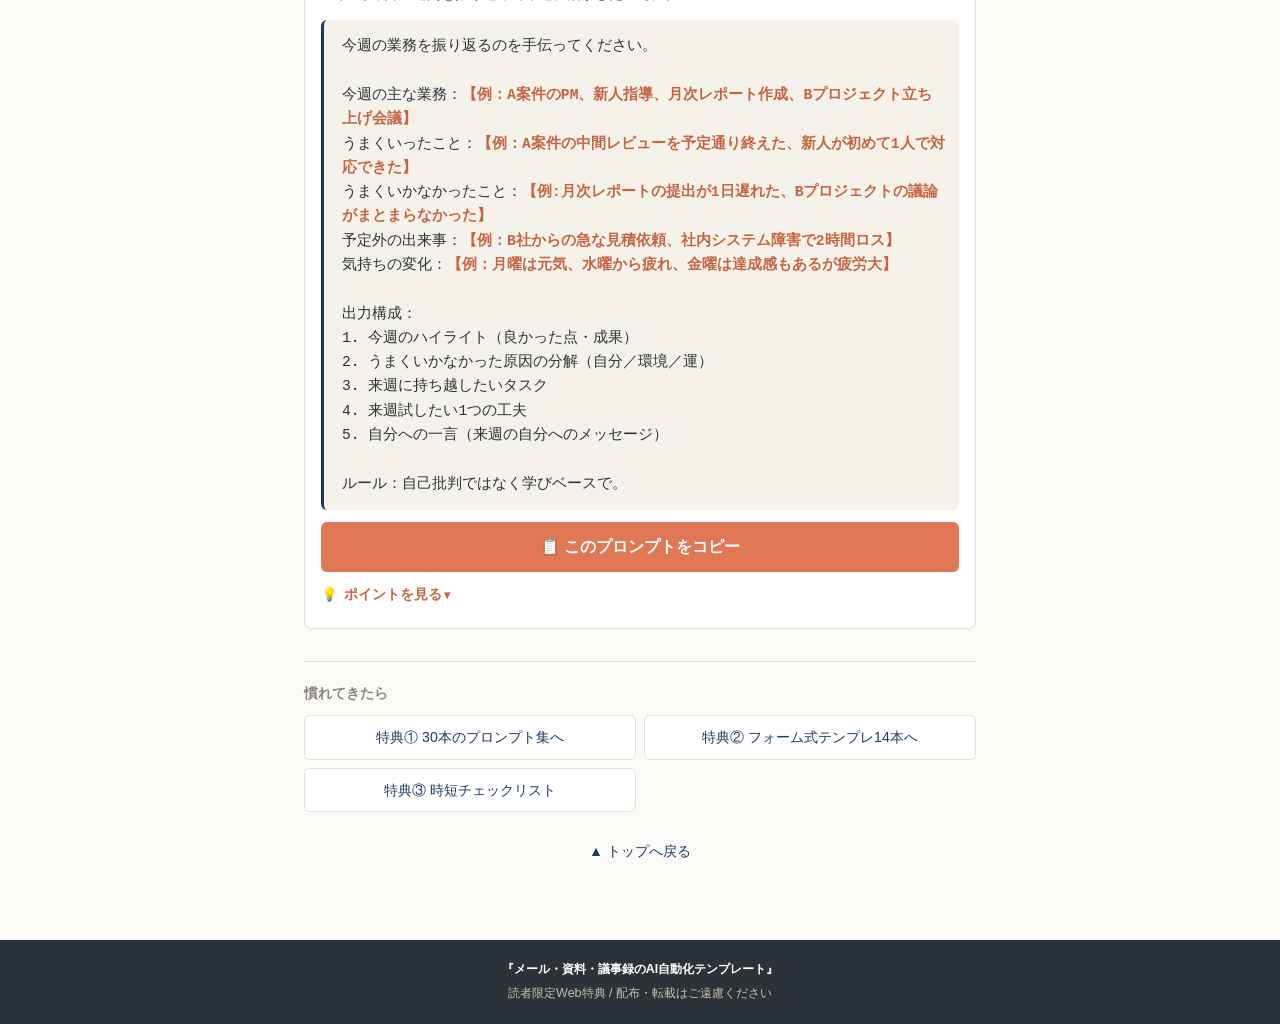
<file: starter.html>
<!DOCTYPE html>
<html lang="ja">
<head>
<meta charset="UTF-8">
<meta name="viewport" content="width=device-width, initial-scale=1.0, maximum-scale=5.0">
<meta name="format-detection" content="telephone=no">
<meta name="robots" content="noindex">
<title>特典④ スターターセット｜Web特典</title>
<link rel="stylesheet" href="css/style.css">
</head>
<body>

<header class="site-header">
  <h1>メール・資料・議事録のAI自動化テンプレート</h1>
  <div class="subtitle">Web特典ページ</div>
</header>

<main class="container">

  <h2 class="page-title">特典④ すぐ試せるスターターセット（5本）</h2>
  <p class="page-lead">「AIを業務で使うのが初めて」「何から試したらいいか分からない」という方へ。書籍と特典①②から、最初に試してほしい5本を厳選しました。今日のうちに1本でも使えれば成功です。</p>

  <div class="starter-intro">
    <strong>まずこの順番で試してみてください。</strong>
    <div class="starter-step"><span class="starter-step-num">1</span><span>下のプロンプトを「📋 コピー」ボタンでコピー</span></div>
    <div class="starter-step"><span class="starter-step-num">2</span><span>ChatGPT・Claude・Geminiなど普段使うAIに貼り付け</span></div>
    <div class="starter-step"><span class="starter-step-num">3</span><span>【○○】の部分を自分の状況に書き換えて送信／フォーム式は各欄を埋めてからコピー</span></div>
  </div>

  <div id="template-list"></div>

  <nav class="footer-nav">
    <div class="footer-nav-title">慣れてきたら</div>
    <div class="footer-nav-links">
      <a href="prompts.html">特典① 30本のプロンプト集へ</a>
      <a href="templates.html">特典② フォーム式テンプレ14本へ</a>
      <a href="checklist.html">特典③ 時短チェックリスト</a>
    </div>
    <a href="index.html" class="back-to-top">▲ トップへ戻る</a>
  </nav>

</main>

<footer class="site-footer">
  <span class="book-title">『メール・資料・議事録のAI自動化テンプレート』</span>
  読者限定Web特典 / 配布・転載はご遠慮ください
</footer>

<button type="button" id="sos-fab" class="sos-fab" aria-label="SOSパネルを開く">
  <span class="sos-icon">🆘</span>
  <span class="sos-label">SOS</span>
</button>

<div id="sos-overlay" class="sos-overlay" aria-modal="true" role="dialog">
  <div class="sos-panel">
    <div class="sos-panel-header">
      <h3 class="sos-panel-title">急ぎ・困ったとき</h3>
      <button type="button" id="sos-close" class="sos-close" aria-label="閉じる">✕</button>
    </div>
    <p class="desc">トラブル時に頼れる5本</p>
    <div id="sos-list"></div>
  </div>
</div>

<script src="js/app.js"></script>
<script src="js/templates.js"></script>
<script src="js/situations-data.js"></script>
<script src="js/templates-data.js"></script>
<script>
// 特典①②から STARTER_PICKS のIDで指定された5本を抽出
var allPrompts = window.SITUATIONS_DATA.prompts.concat(window.TEMPLATES_DATA.prompts);
var picks = window.STARTER_PICKS.map(function(id) {
  for (var i = 0; i < allPrompts.length; i++) {
    if (allPrompts[i].id === id) return allPrompts[i];
  }
  return null;
}).filter(function(p) { return p !== null; });

// 番号を1-5に振り直し
picks.forEach(function(p, i) {
  p = Object.assign({}, p);  // コピー
  p.num = 'STARTER 0' + (i + 1);
  picks[i] = p;
});

window.renderTemplates(picks, 'template-list', 'starter');
window.initSOS();
window.initHashScroll();
window.initPointToggles();
window.renderSOSList('sos-list', 'starter');
</script>

</body>
</html>
</file>
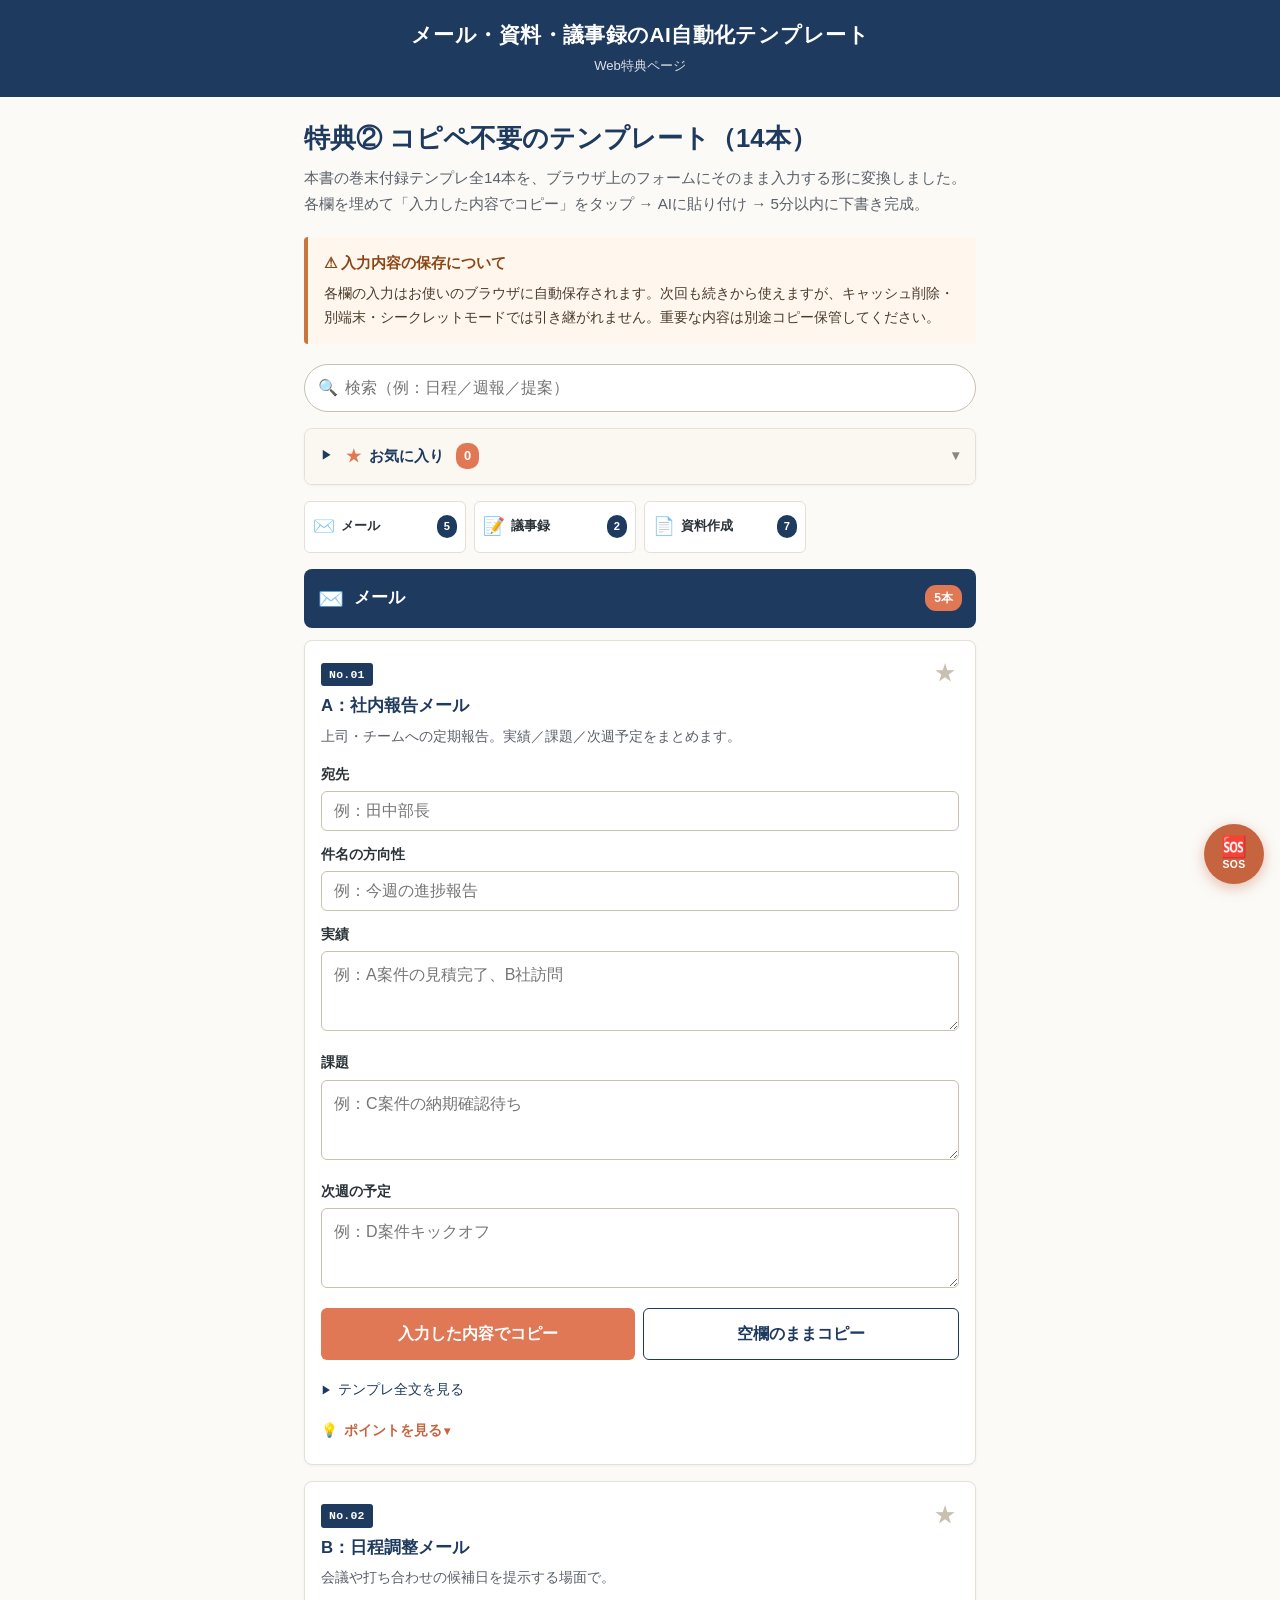
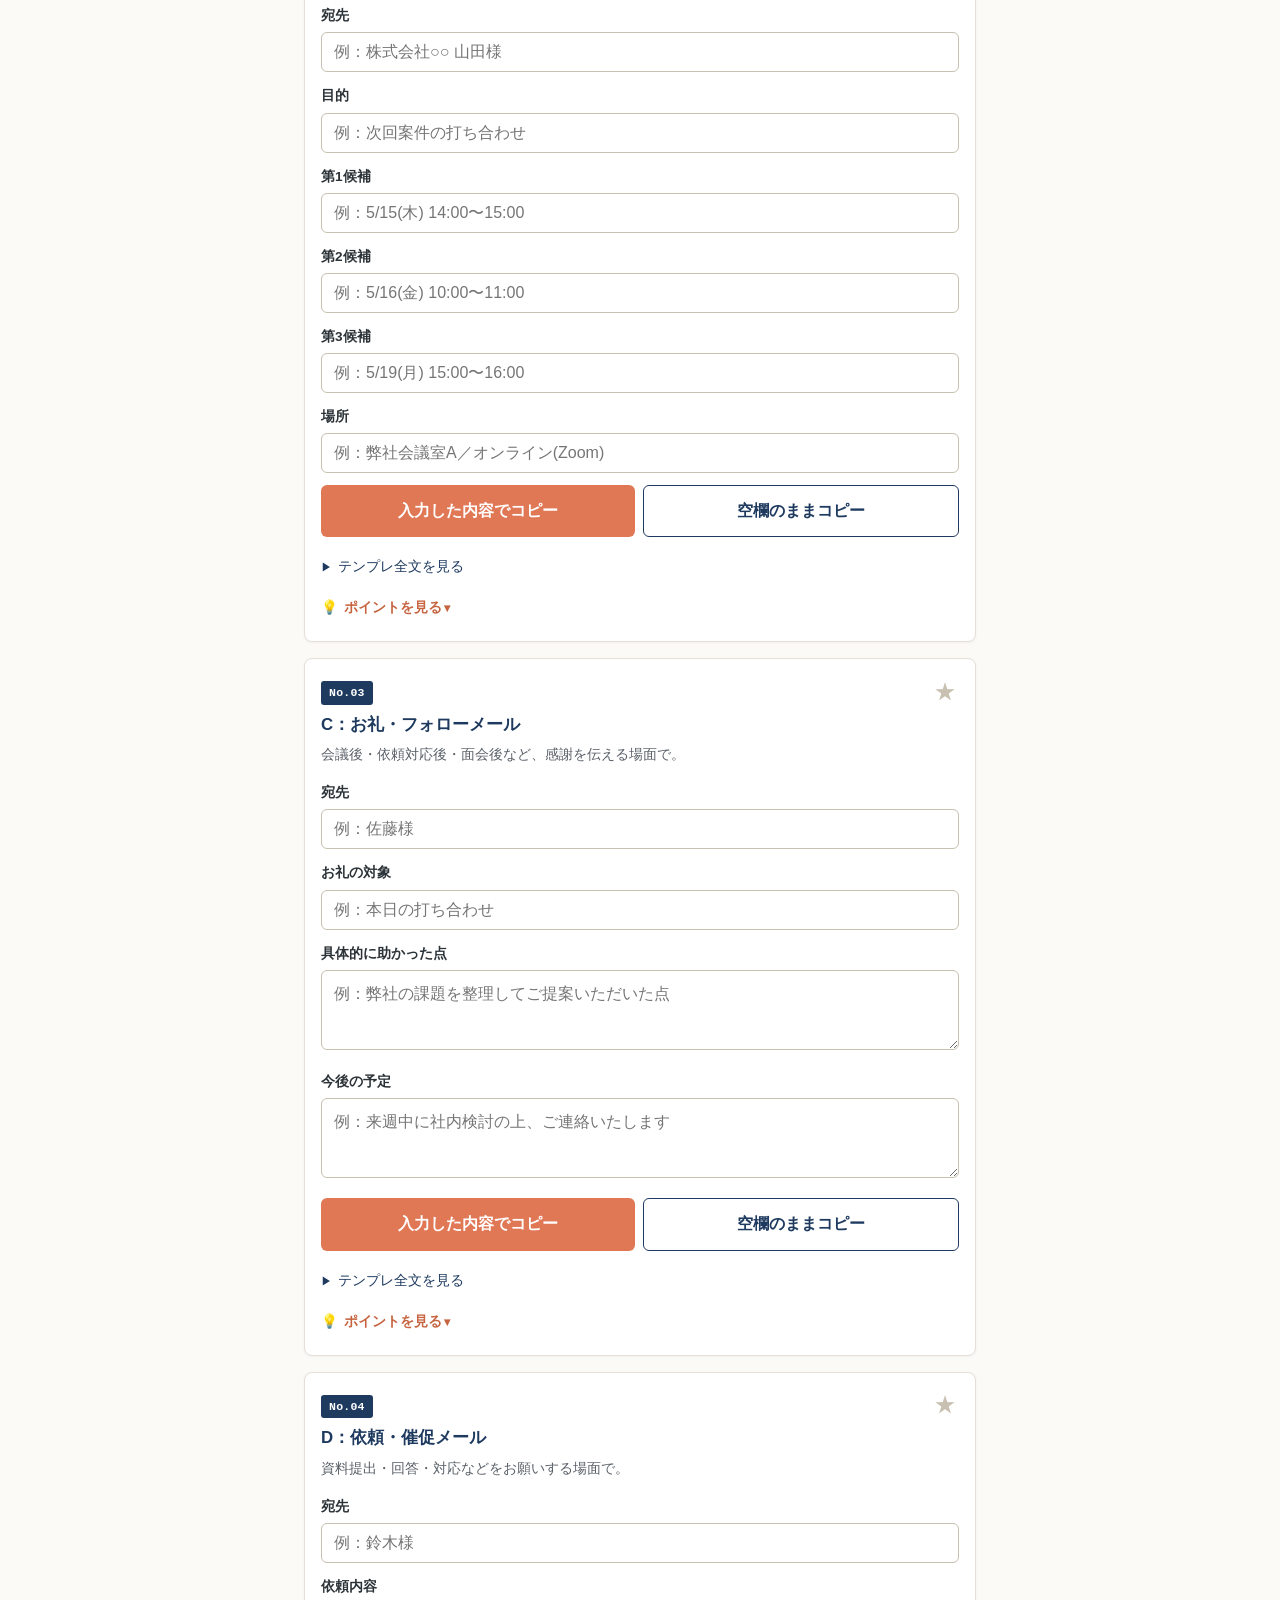
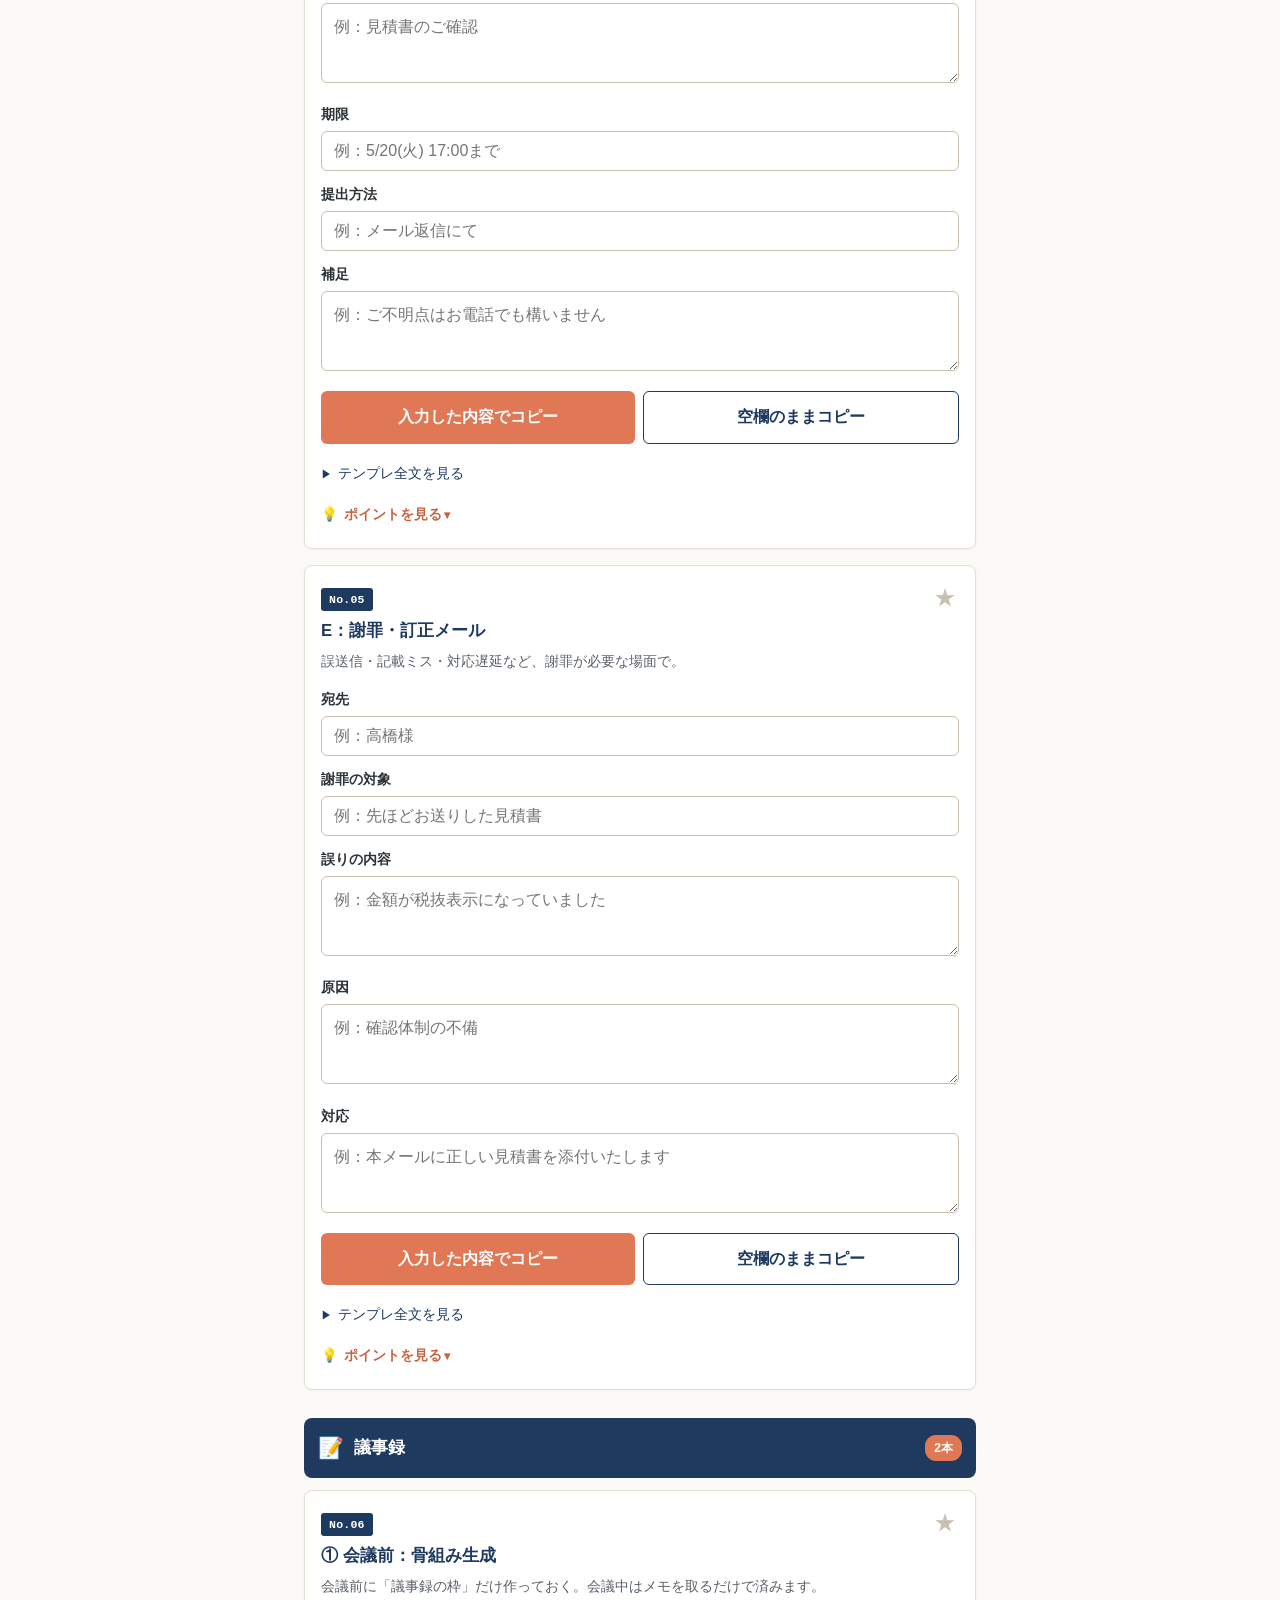
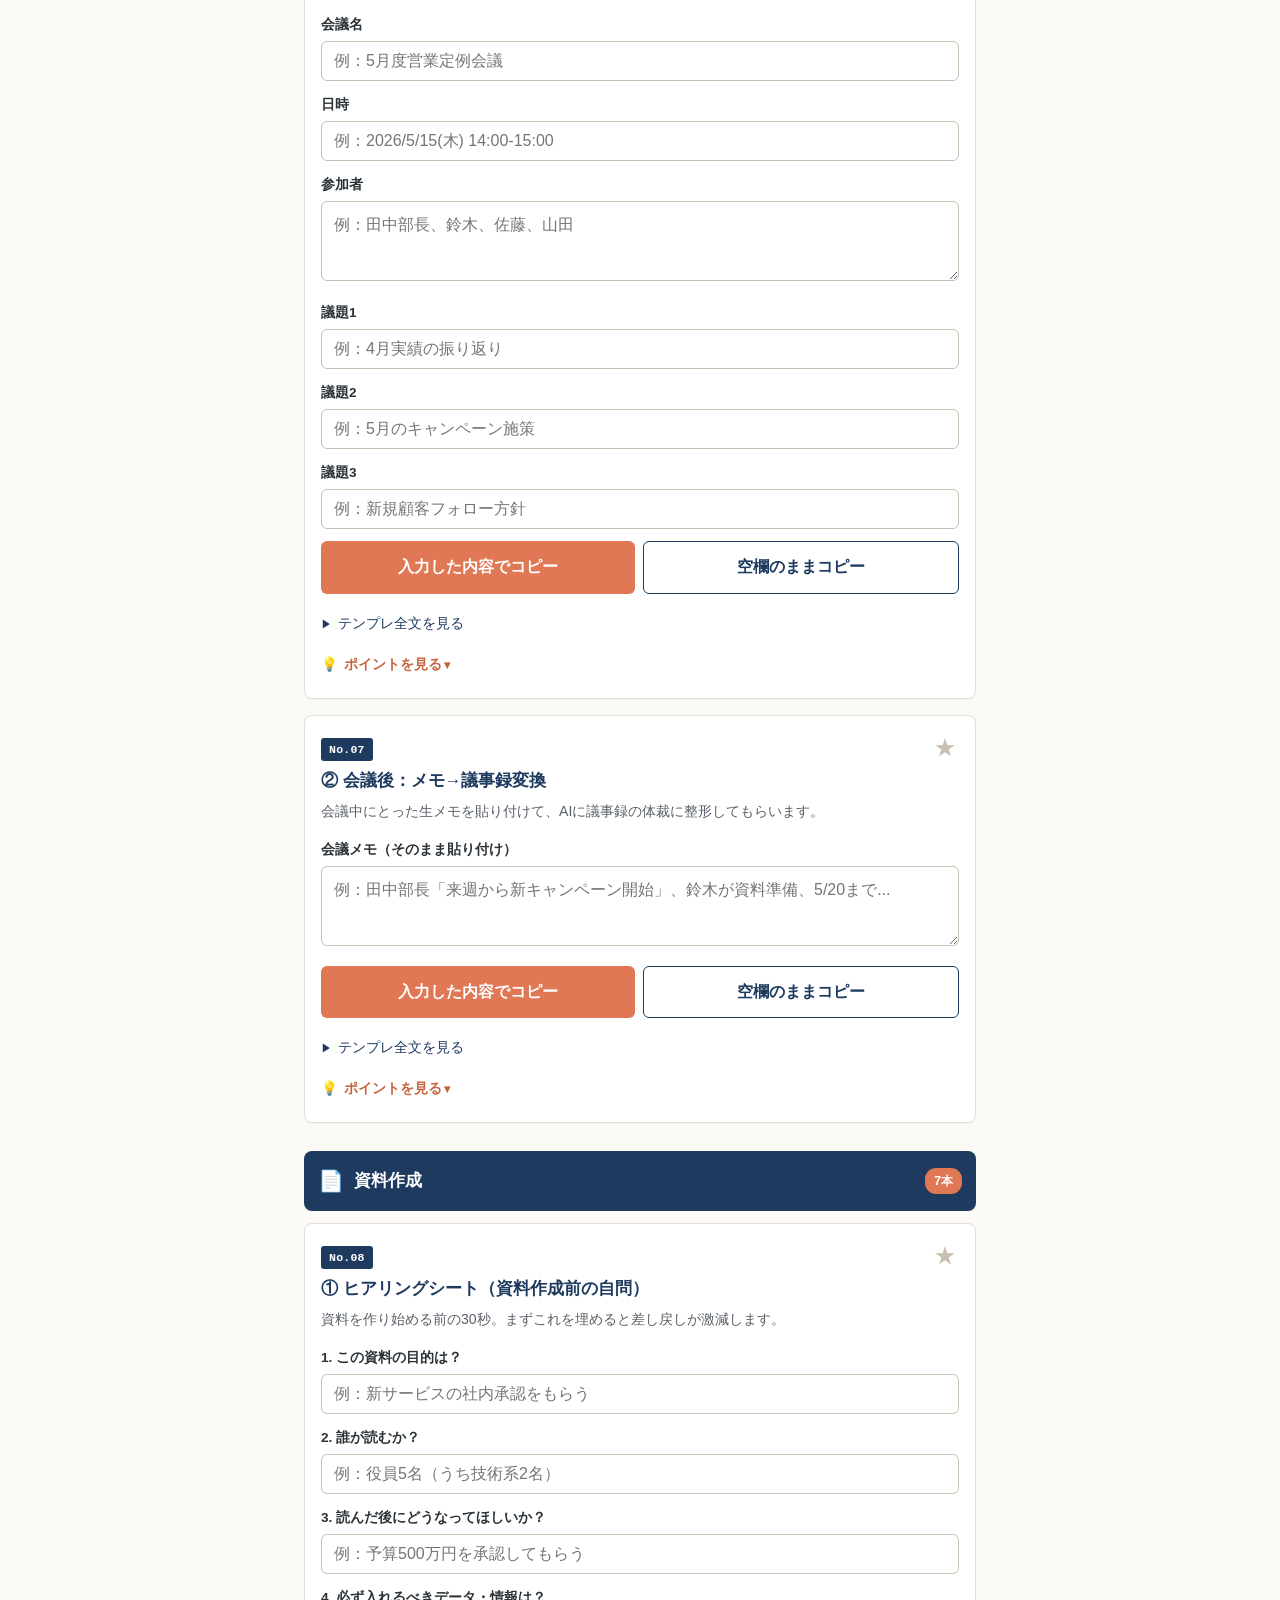
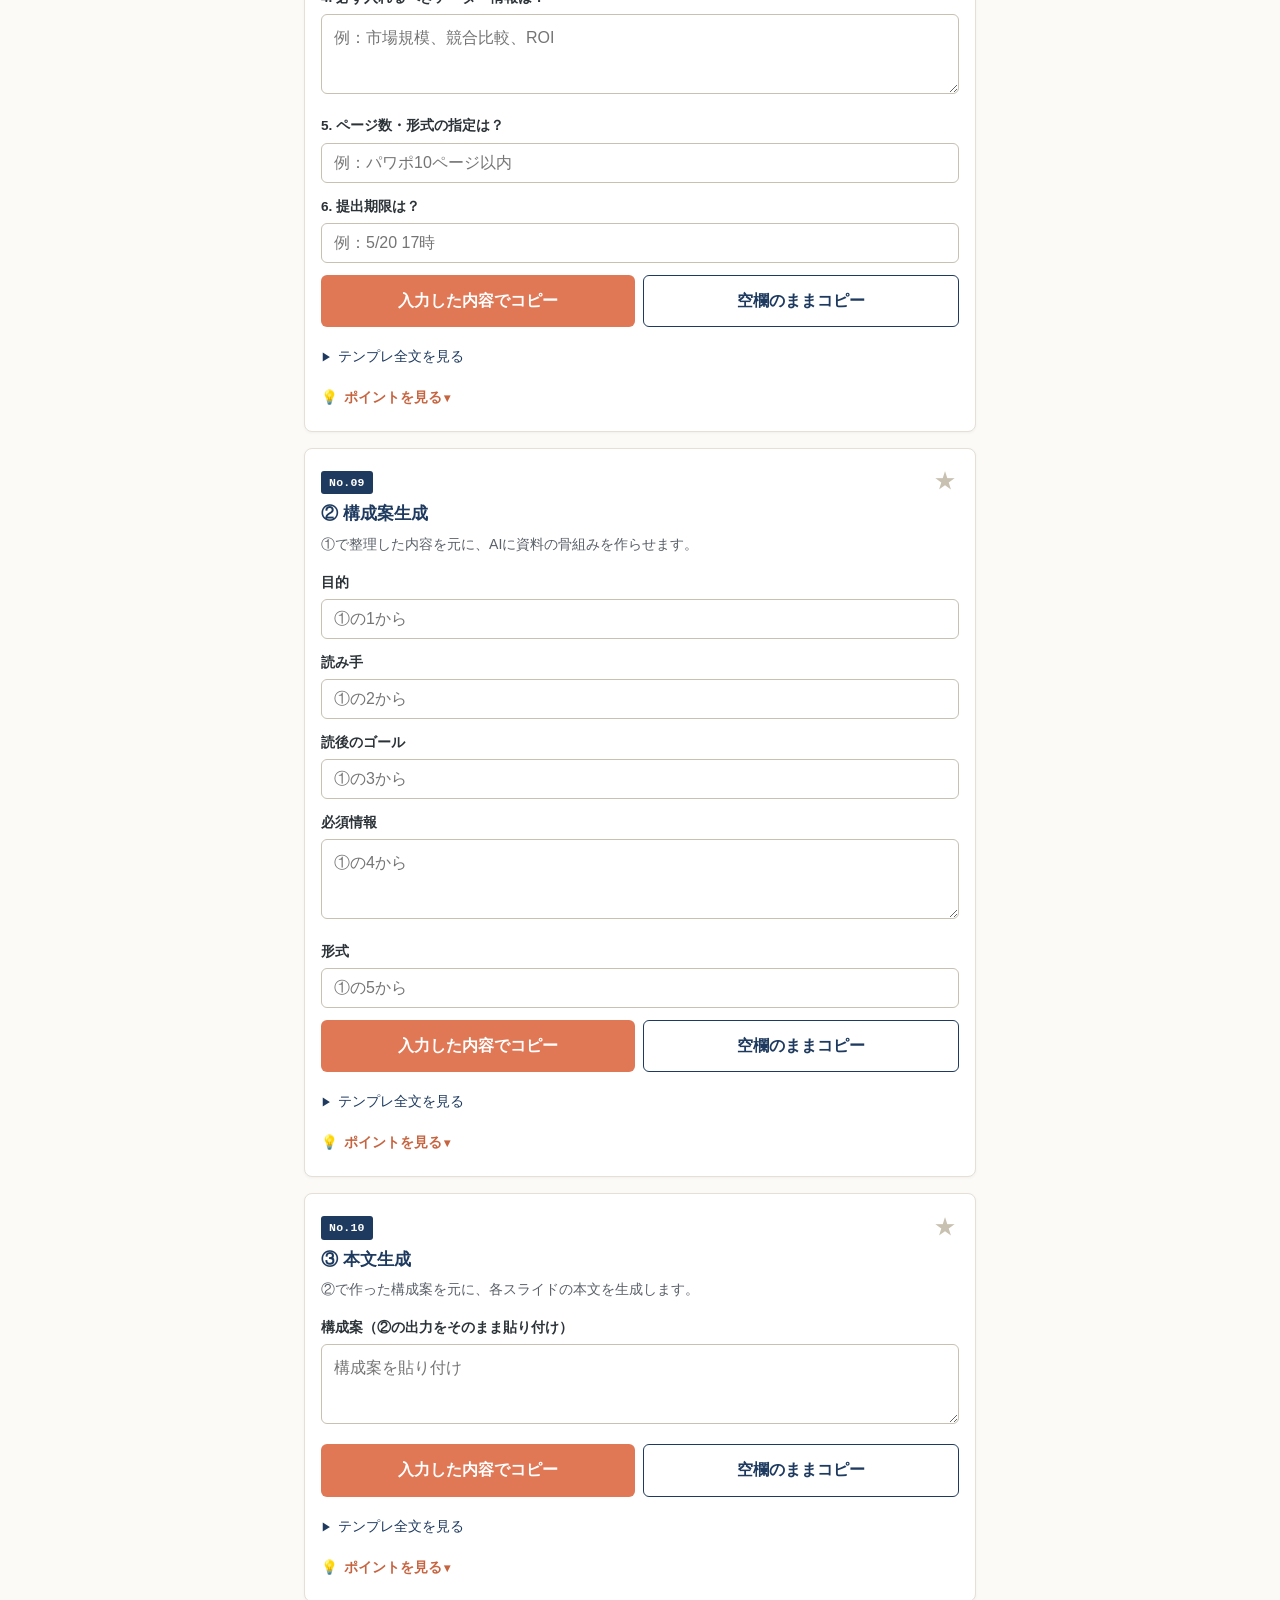
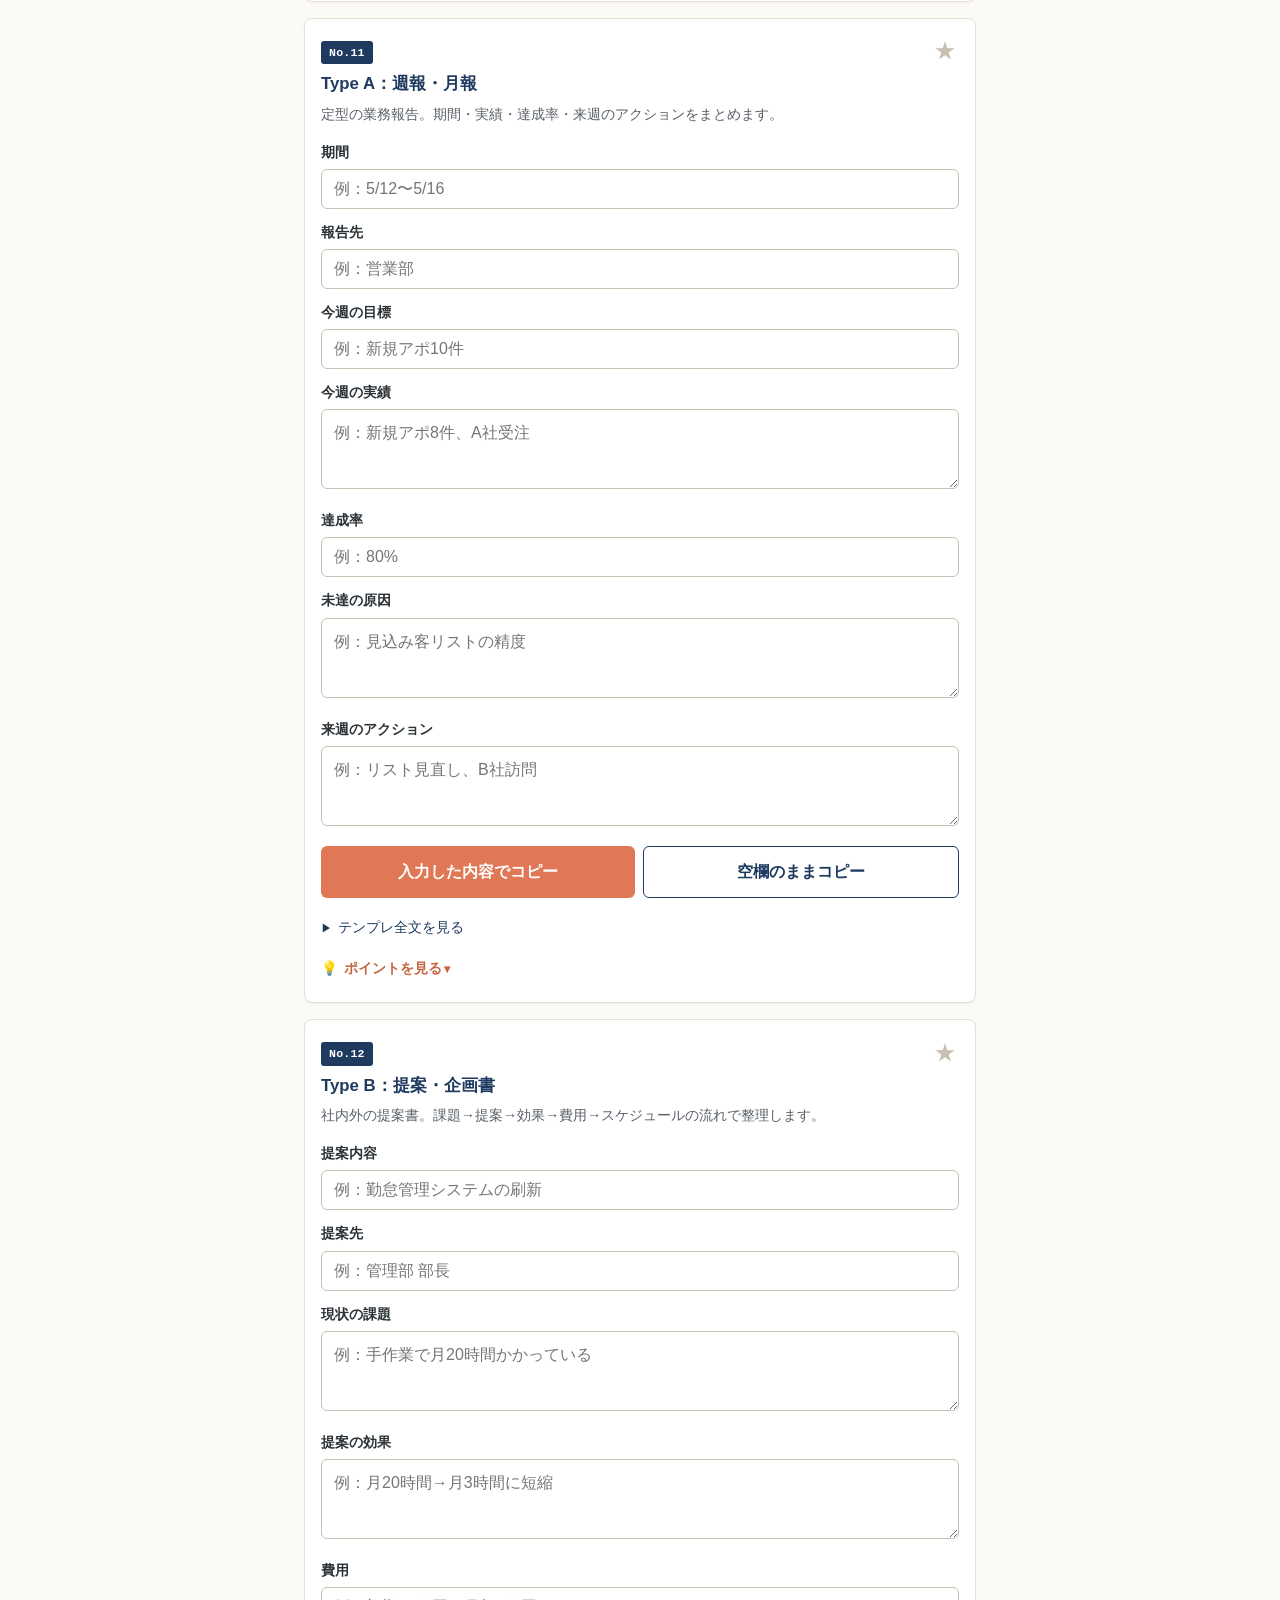
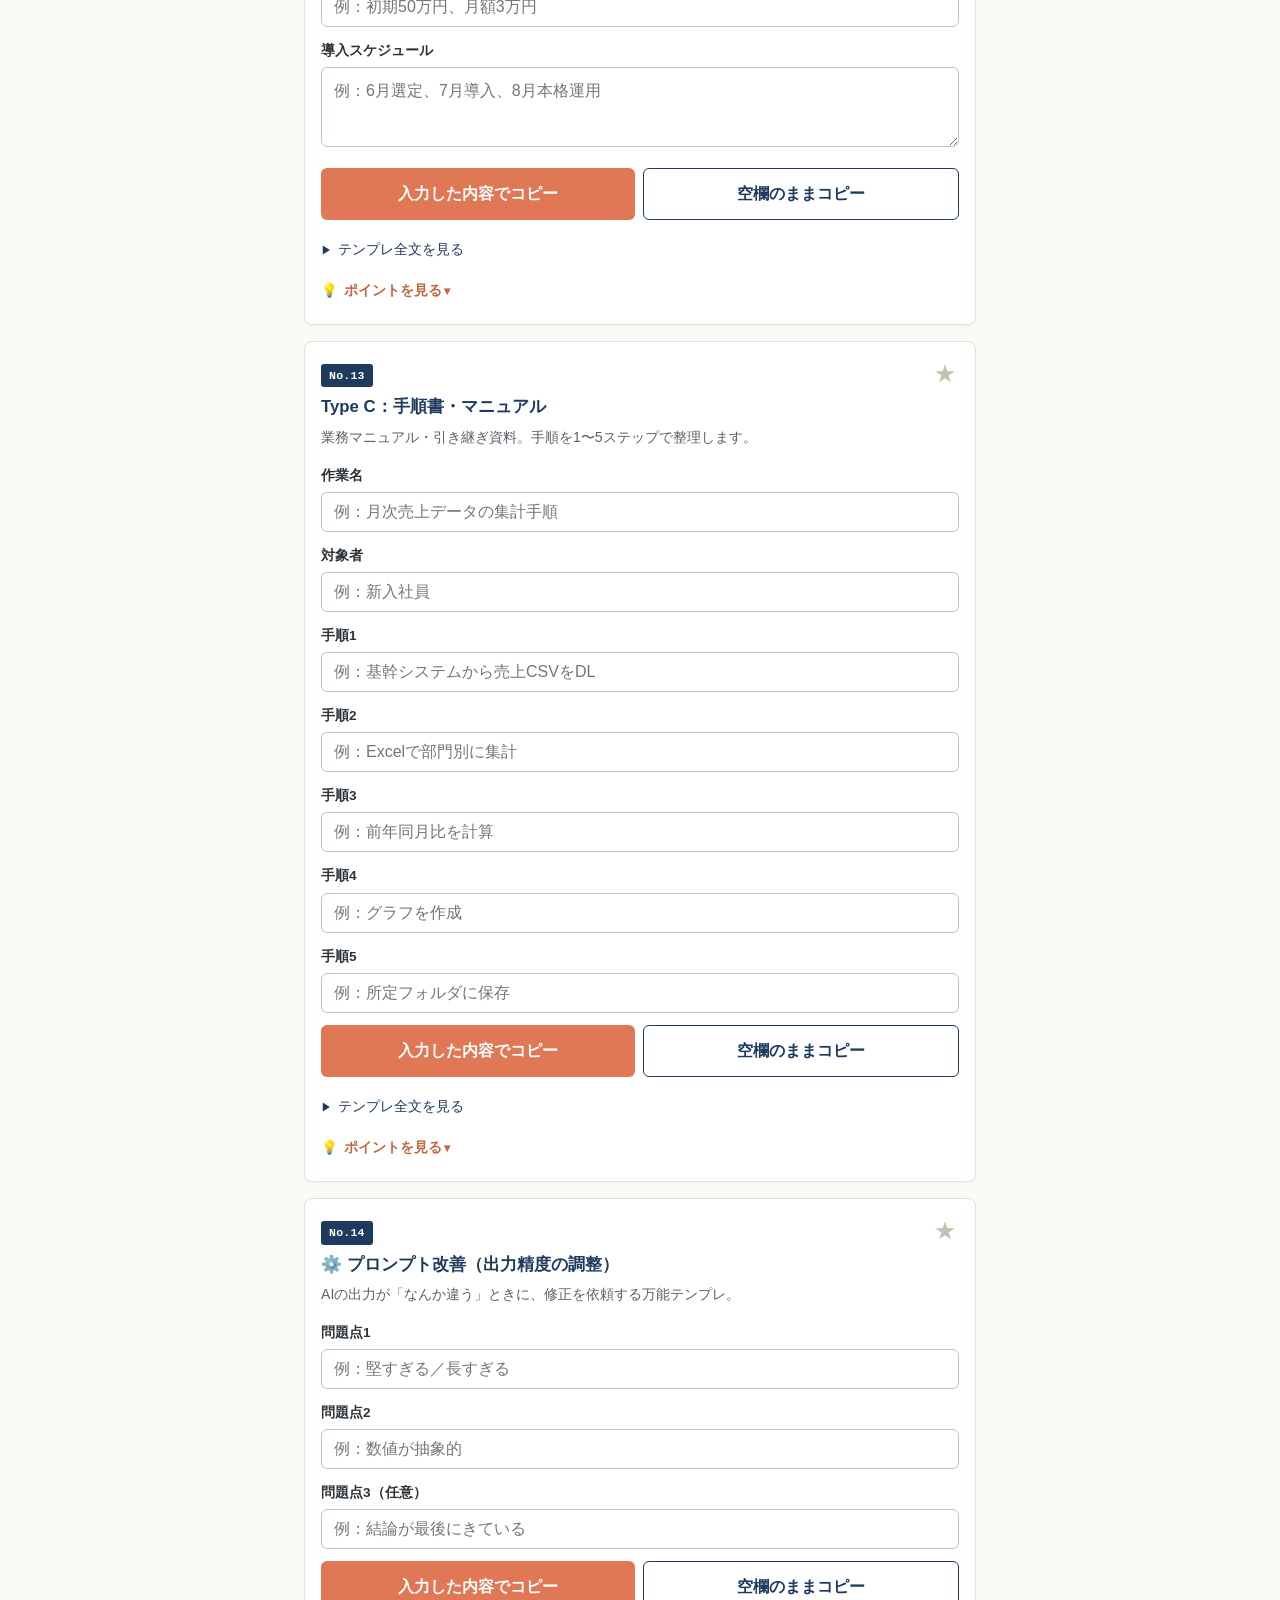
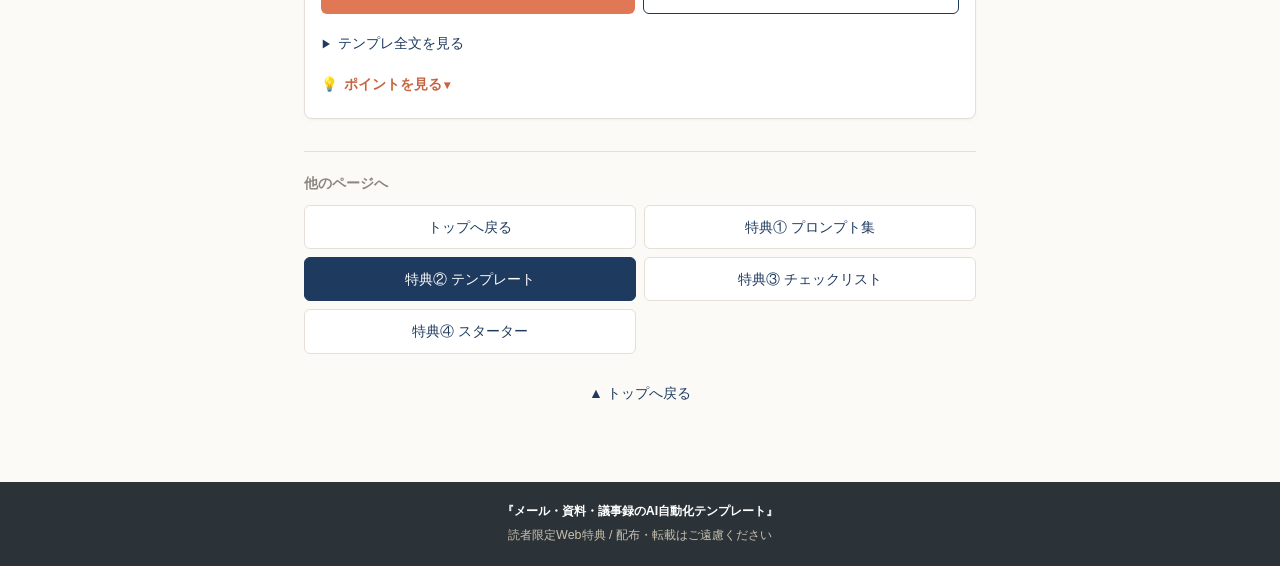
<file: templates.html>
<!DOCTYPE html>
<html lang="ja">
<head>
<meta charset="UTF-8">
<meta name="viewport" content="width=device-width, initial-scale=1.0, maximum-scale=5.0">
<meta name="format-detection" content="telephone=no">
<meta name="robots" content="noindex">
<title>特典② コピペ不要のテンプレート｜Web特典</title>
<link rel="stylesheet" href="css/style.css">
</head>
<body>

<header class="site-header">
  <h1>メール・資料・議事録のAI自動化テンプレート</h1>
  <div class="subtitle">Web特典ページ</div>
</header>

<main class="container">

  <h2 class="page-title">特典② コピペ不要のテンプレート（14本）</h2>
  <p class="page-lead">本書の巻末付録テンプレ全14本を、ブラウザ上のフォームにそのまま入力する形に変換しました。各欄を埋めて「入力した内容でコピー」をタップ → AIに貼り付け → 5分以内に下書き完成。</p>

  <div class="notice">
    <strong>⚠ 入力内容の保存について</strong>
    各欄の入力はお使いのブラウザに自動保存されます。次回も続きから使えますが、キャッシュ削除・別端末・シークレットモードでは引き継がれません。重要な内容は別途コピー保管してください。
  </div>

  <div class="search-box">
    <span class="search-icon">🔍</span>
    <input type="search" class="search-input" id="search-input" placeholder="検索（例：日程／週報／提案）" autocomplete="off">
    <button type="button" class="search-clear" id="search-clear" aria-label="検索を消去">✕</button>
  </div>
  <div class="search-no-result" id="search-no-result">該当するテンプレートが見つかりませんでした</div>

  <details class="favs-panel" id="favs-panel">
    <summary>
      <span class="fav-star-icon">★</span>
      <span>お気に入り</span>
      <span class="fav-count">0</span>
    </summary>
    <div class="favs-list"></div>
  </details>

  <nav class="cat-nav" id="cat-nav" aria-label="カテゴリ"></nav>

  <div id="template-list"></div>

  <nav class="footer-nav">
    <div class="footer-nav-title">他のページへ</div>
    <div class="footer-nav-links">
      <a href="index.html">トップへ戻る</a>
      <a href="prompts.html">特典① プロンプト集</a>
      <a href="templates.html" class="current">特典② テンプレート</a>
      <a href="checklist.html">特典③ チェックリスト</a>
      <a href="starter.html">特典④ スターター</a>
    </div>
    <a href="index.html" class="back-to-top">▲ トップへ戻る</a>
  </nav>

</main>

<footer class="site-footer">
  <span class="book-title">『メール・資料・議事録のAI自動化テンプレート』</span>
  読者限定Web特典 / 配布・転載はご遠慮ください
</footer>

<button type="button" id="sos-fab" class="sos-fab" aria-label="SOSパネルを開く">
  <span class="sos-icon">🆘</span>
  <span class="sos-label">SOS</span>
</button>

<div id="sos-overlay" class="sos-overlay" aria-modal="true" role="dialog">
  <div class="sos-panel">
    <div class="sos-panel-header">
      <h3 class="sos-panel-title">急ぎ・困ったとき</h3>
      <button type="button" id="sos-close" class="sos-close" aria-label="閉じる">✕</button>
    </div>
    <p class="desc">トラブル時に頼れる5本</p>
    <div id="sos-list"></div>
  </div>
</div>

<script src="js/app.js"></script>
<script src="js/templates.js"></script>
<script src="js/templates-data.js"></script>
<script>
var DATA = window.TEMPLATES_DATA;
window.renderCategoryNav('cat-nav', DATA.categories, DATA.prompts);
window.renderTemplates(DATA.prompts, 'template-list', 'templates', {
  showCategoryHeaders: true,
  categories: DATA.categories
});
window.renderFavsPanel('favs-panel', 'templates');
window.initSearch('search-input', 'search-clear', 'search-no-result');
window.initSOS();
window.initHashScroll();
window.initPointToggles();
window.renderSOSList('sos-list', 'templates');
</script>

</body>
</html>
</file>
<file: css/style.css>
/* ========================================
   Web特典ページ 共通スタイル
   モバイルファースト設計
   ======================================== */

/* リセット & ベース */
*, *::before, *::after {
  box-sizing: border-box;
  margin: 0;
  padding: 0;
}

html {
  font-size: 16px;
  -webkit-text-size-adjust: 100%;
}

body {
  font-family: -apple-system, BlinkMacSystemFont, "Hiragino Kaku Gothic ProN",
               "Hiragino Sans", "Yu Gothic", "YuGothic", Meiryo, sans-serif;
  background-color: #FBFAF7;
  color: #2C3338;
  line-height: 1.7;
  font-size: 16px;
  min-height: 100vh;
  -webkit-font-smoothing: antialiased;
  -moz-osx-font-smoothing: grayscale;
}

/* レイアウト */
.container {
  max-width: 720px;
  margin: 0 auto;
  padding: 16px;
  width: 100%;
}

/* ヘッダー */
.site-header {
  background-color: #1E3A5F;
  color: #FFFFFF;
  padding: 20px 16px;
  text-align: center;
}

.site-header h1 {
  font-size: 1.15rem;
  font-weight: 700;
  letter-spacing: 0.02em;
  line-height: 1.4;
}

.site-header .subtitle {
  font-size: 0.82rem;
  margin-top: 6px;
  opacity: 0.85;
  font-weight: 400;
}

/* ページタイトル */
.page-title {
  font-size: 1.4rem;
  font-weight: 700;
  color: #1E3A5F;
  margin-bottom: 8px;
  line-height: 1.4;
}

.page-lead {
  color: #5A6068;
  font-size: 0.95rem;
  margin-bottom: 20px;
}

/* セクション見出し */
h2.section-title {
  font-size: 1.15rem;
  font-weight: 700;
  color: #1E3A5F;
  margin: 28px 0 12px;
  padding-bottom: 8px;
  border-bottom: 2px solid #E07856;
}

h3.template-title {
  font-size: 1.05rem;
  font-weight: 700;
  color: #1E3A5F;
  margin-bottom: 4px;
}

/* 注意書きボックス（必須・常時表示） */
.notice {
  background-color: #FFF6EE;
  border-left: 4px solid #C8763E;
  padding: 14px 16px;
  margin-bottom: 20px;
  border-radius: 4px;
  font-size: 0.88rem;
  color: #4A3A2A;
}

.notice strong {
  color: #8B4513;
  display: block;
  margin-bottom: 6px;
  font-size: 0.92rem;
}

.notice ul {
  margin-left: 18px;
  margin-top: 6px;
}

.notice li {
  margin-bottom: 3px;
}

/* ナビゲーションカード（トップページ用） */
.nav-grid {
  display: grid;
  gap: 12px;
  margin-top: 20px;
}

.nav-card {
  display: block;
  background-color: #FFFFFF;
  border: 1px solid #E5DFD5;
  border-radius: 8px;
  padding: 18px 16px;
  text-decoration: none;
  color: #2C3338;
  transition: all 0.15s ease;
  box-shadow: 0 1px 3px rgba(30, 58, 95, 0.06);
}

.nav-card:active {
  transform: scale(0.98);
  background-color: #F5F0E8;
}

.nav-card .num {
  display: inline-block;
  background-color: #1E3A5F;
  color: #FFFFFF;
  font-size: 0.78rem;
  font-weight: 700;
  padding: 2px 8px;
  border-radius: 3px;
  margin-right: 8px;
  vertical-align: middle;
}

.nav-card .title {
  font-size: 1.05rem;
  font-weight: 700;
  color: #1E3A5F;
  vertical-align: middle;
}

.nav-card .desc {
  display: block;
  font-size: 0.85rem;
  color: #5A6068;
  margin-top: 6px;
  margin-left: 0;
}

.nav-card .arrow {
  float: right;
  color: #E07856;
  font-weight: 700;
  font-size: 1.1rem;
}

/* テンプレートカード */
.template-card {
  background-color: #FFFFFF;
  border: 1px solid #E5DFD5;
  border-radius: 8px;
  padding: 18px 16px;
  margin-bottom: 16px;
  box-shadow: 0 1px 3px rgba(30, 58, 95, 0.05);
}

.template-card .desc {
  font-size: 0.88rem;
  color: #5A6068;
  margin-bottom: 14px;
}

/* 入力フィールド */
.field-group {
  margin-bottom: 12px;
}

.field-label {
  display: block;
  font-size: 0.85rem;
  font-weight: 600;
  color: #2C3338;
  margin-bottom: 5px;
}

.field-input,
.field-textarea {
  width: 100%;
  padding: 10px 12px;
  font-size: 1rem;
  font-family: inherit;
  border: 1px solid #C8C0B0;
  border-radius: 6px;
  background-color: #FFFFFF;
  color: #2C3338;
  -webkit-appearance: none;
  appearance: none;
}

.field-input:focus,
.field-textarea:focus {
  outline: none;
  border-color: #1E3A5F;
  box-shadow: 0 0 0 3px rgba(30, 58, 95, 0.12);
}

.field-textarea {
  min-height: 80px;
  resize: vertical;
  line-height: 1.6;
}

/* ボタン */
.btn {
  display: inline-block;
  width: 100%;
  padding: 14px 16px;
  font-size: 1rem;
  font-weight: 700;
  font-family: inherit;
  border: none;
  border-radius: 6px;
  cursor: pointer;
  text-align: center;
  text-decoration: none;
  transition: all 0.15s ease;
  -webkit-appearance: none;
  appearance: none;
  min-height: 48px;
  line-height: 1.4;
}

.btn:active {
  transform: scale(0.98);
}

.btn-primary {
  background-color: #E07856;
  color: #FFFFFF;
}

.btn-primary:active {
  background-color: #C66440;
}

.btn-secondary {
  background-color: #FFFFFF;
  color: #1E3A5F;
  border: 1.5px solid #1E3A5F;
}

.btn-secondary:active {
  background-color: #F0F4F9;
}

.btn-row {
  display: flex;
  gap: 8px;
  margin-top: 12px;
  flex-wrap: wrap;
}

.btn-row .btn {
  flex: 1;
  min-width: 140px;
}

/* チェックリスト */
.checklist-section {
  background-color: #FFFFFF;
  border: 1px solid #E5DFD5;
  border-radius: 8px;
  padding: 16px;
  margin-bottom: 14px;
  box-shadow: 0 1px 3px rgba(30, 58, 95, 0.05);
}

.checklist-section h3 {
  color: #1E3A5F;
  font-size: 1rem;
  margin-bottom: 12px;
  padding-bottom: 6px;
  border-bottom: 1px solid #E5DFD5;
}

.check-item {
  display: flex;
  align-items: flex-start;
  padding: 10px 6px;
  cursor: pointer;
  border-radius: 4px;
  user-select: none;
  -webkit-user-select: none;
  -webkit-tap-highlight-color: rgba(224, 120, 86, 0.1);
  min-height: 44px;
}

.check-item:active {
  background-color: #F5F0E8;
}

.check-item input[type="checkbox"] {
  width: 22px;
  height: 22px;
  margin-right: 12px;
  margin-top: 2px;
  flex-shrink: 0;
  accent-color: #E07856;
  cursor: pointer;
}

.check-item .label-text {
  flex: 1;
  font-size: 0.95rem;
  line-height: 1.55;
}

.check-item input[type="checkbox"]:checked + .label-text {
  color: #8A8680;
  text-decoration: line-through;
}

/* 結果表示 */
.result-box {
  background-color: #1E3A5F;
  color: #FFFFFF;
  padding: 20px 16px;
  border-radius: 8px;
  margin: 20px 0;
  text-align: center;
}

.result-box .count-label {
  font-size: 0.85rem;
  opacity: 0.85;
  margin-bottom: 4px;
}

.result-box .count-num {
  font-size: 2.2rem;
  font-weight: 700;
  color: #E07856;
  line-height: 1.1;
  margin-bottom: 8px;
}

.result-box .count-num .total {
  font-size: 1.1rem;
  color: #FFFFFF;
  opacity: 0.7;
}

.result-box .verdict {
  font-size: 0.95rem;
  margin-top: 8px;
  padding-top: 10px;
  border-top: 1px solid rgba(255, 255, 255, 0.2);
}

.result-box .verdict strong {
  color: #FFD9A8;
  display: block;
  font-size: 1.05rem;
  margin-bottom: 4px;
}

/* リセットボタン */
.reset-btn {
  background-color: transparent;
  color: #8A8680;
  border: 1px solid #C8C0B0;
  font-size: 0.88rem;
  padding: 10px 14px;
  margin-top: 12px;
  font-weight: 500;
}

/* トースト（コピー成功フィードバック） */
.toast {
  position: fixed;
  bottom: 32px;
  left: 50%;
  transform: translateX(-50%) translateY(20px);
  background-color: #2C3338;
  color: #FFFFFF;
  padding: 12px 22px;
  border-radius: 24px;
  font-size: 0.92rem;
  font-weight: 600;
  box-shadow: 0 4px 16px rgba(0, 0, 0, 0.2);
  opacity: 0;
  pointer-events: none;
  transition: all 0.3s ease;
  z-index: 9999;
  max-width: 90%;
  text-align: center;
}

.toast.show {
  opacity: 1;
  transform: translateX(-50%) translateY(0);
}

.toast.error {
  background-color: #B84A3F;
}

/* フッターナビ */
.footer-nav {
  margin-top: 32px;
  padding-top: 20px;
  border-top: 1px solid #E5DFD5;
}

.footer-nav-title {
  font-size: 0.85rem;
  color: #8A8680;
  margin-bottom: 10px;
  font-weight: 600;
}

.footer-nav-links {
  display: grid;
  grid-template-columns: repeat(2, 1fr);
  gap: 8px;
}

.footer-nav-links a {
  display: block;
  padding: 12px 10px;
  background-color: #FFFFFF;
  border: 1px solid #E5DFD5;
  border-radius: 6px;
  text-decoration: none;
  color: #1E3A5F;
  font-size: 0.88rem;
  text-align: center;
  font-weight: 500;
  min-height: 44px;
  display: flex;
  align-items: center;
  justify-content: center;
  line-height: 1.3;
}

.footer-nav-links a.current {
  background-color: #1E3A5F;
  color: #FFFFFF;
  border-color: #1E3A5F;
}

.footer-nav-links a:active {
  background-color: #F0EBE0;
}

.footer-nav-links a.current:active {
  background-color: #15294A;
}

.back-to-top {
  display: block;
  text-align: center;
  margin-top: 16px;
  padding: 12px;
  color: #1E3A5F;
  text-decoration: none;
  font-size: 0.88rem;
  font-weight: 500;
}

/* フッター */
.site-footer {
  margin-top: 40px;
  padding: 20px 16px;
  background-color: #2C3338;
  color: #C8C0B0;
  font-size: 0.78rem;
  text-align: center;
  line-height: 1.6;
}

.site-footer .book-title {
  color: #FFFFFF;
  font-weight: 600;
  display: block;
  margin-bottom: 4px;
}

/* テンプレートタブ（カテゴリ切り替え） */
.category-tabs {
  display: flex;
  gap: 6px;
  margin-bottom: 18px;
  flex-wrap: wrap;
}

.category-tab {
  padding: 8px 14px;
  background-color: #FFFFFF;
  border: 1px solid #C8C0B0;
  border-radius: 20px;
  font-size: 0.85rem;
  cursor: pointer;
  color: #5A6068;
  font-family: inherit;
  font-weight: 500;
  -webkit-appearance: none;
  appearance: none;
}

.category-tab.active {
  background-color: #1E3A5F;
  color: #FFFFFF;
  border-color: #1E3A5F;
}

/* 詳細開閉用 */
details {
  margin-top: 12px;
}

details summary {
  cursor: pointer;
  font-size: 0.88rem;
  color: #1E3A5F;
  font-weight: 500;
  padding: 6px 0;
  list-style: none;
  -webkit-tap-highlight-color: transparent;
}

details summary::-webkit-details-marker {
  display: none;
}

details summary::before {
  content: "▶";
  display: inline-block;
  margin-right: 6px;
  font-size: 0.7rem;
  transition: transform 0.2s;
}

details[open] summary::before {
  transform: rotate(90deg);
}

details .preview-text {
  background-color: #F5F2EC;
  padding: 12px;
  border-radius: 6px;
  margin-top: 8px;
  font-size: 0.85rem;
  white-space: pre-wrap;
  font-family: ui-monospace, "SF Mono", Menlo, Consolas, monospace;
  line-height: 1.55;
  color: #2C3338;
  border-left: 3px solid #1E3A5F;
  overflow-x: auto;
  max-height: 320px;
  overflow-y: auto;
}

/* スターターセット */
.starter-card {
  background: linear-gradient(135deg, #1E3A5F 0%, #2D5285 100%);
  color: #FFFFFF;
  border-radius: 8px;
  padding: 20px 16px;
  margin-bottom: 20px;
}

.starter-card h2 {
  color: #FFFFFF;
  border: none;
  margin: 0 0 8px 0;
  padding: 0;
  font-size: 1.1rem;
}

.starter-card p {
  font-size: 0.9rem;
  margin-bottom: 14px;
  opacity: 0.95;
}

.starter-card .btn {
  background-color: #E07856;
  color: #FFFFFF;
}

/* 印刷無効化（要件：印刷機能なし） */
@media print {
  body { display: none; }
}

/* 大きめ画面でのみ調整 */
@media (min-width: 600px) {
  .container { padding: 24px; }
  .site-header h1 { font-size: 1.3rem; }
  .page-title { font-size: 1.6rem; }
}

/* ========================================
   追加機能：検索・お気に入り・SOS・ポイント
   ======================================== */

/* 検索バー */
.search-box {
  position: relative;
  margin-bottom: 16px;
}

.search-input {
  width: 100%;
  padding: 12px 14px 12px 40px;
  font-size: 1rem;
  font-family: inherit;
  border: 1.5px solid #C8C0B0;
  border-radius: 24px;
  background-color: #FFFFFF;
  color: #2C3338;
  -webkit-appearance: none;
  appearance: none;
  min-height: 48px;
}

.search-input:focus {
  outline: none;
  border-color: #1E3A5F;
  box-shadow: 0 0 0 3px rgba(30, 58, 95, 0.12);
}

.search-icon {
  position: absolute;
  left: 14px;
  top: 50%;
  transform: translateY(-50%);
  color: #8A8680;
  pointer-events: none;
  font-size: 1rem;
}

.search-clear {
  position: absolute;
  right: 8px;
  top: 50%;
  transform: translateY(-50%);
  background: #E5DFD5;
  border: none;
  border-radius: 50%;
  width: 28px;
  height: 28px;
  font-size: 0.9rem;
  cursor: pointer;
  color: #5A6068;
  display: none;
  align-items: center;
  justify-content: center;
  padding: 0;
  line-height: 1;
}

.search-clear.visible {
  display: flex;
}

.search-no-result {
  padding: 28px 16px;
  text-align: center;
  color: #8A8680;
  font-size: 0.92rem;
  background-color: #FFFFFF;
  border: 1px dashed #C8C0B0;
  border-radius: 8px;
  margin-bottom: 16px;
  display: none;
}

.search-no-result.visible {
  display: block;
}

/* お気に入りパネル */
.favs-panel {
  background-color: #FFFFFF;
  border: 1px solid #E5DFD5;
  border-radius: 8px;
  margin-bottom: 16px;
  box-shadow: 0 1px 3px rgba(30, 58, 95, 0.05);
  overflow: hidden;
}

.favs-panel summary {
  padding: 14px 16px;
  cursor: pointer;
  font-weight: 600;
  color: #1E3A5F;
  font-size: 0.95rem;
  list-style: none;
  display: flex;
  align-items: center;
  gap: 8px;
  background-color: #FBF8F2;
  border-bottom: 1px solid transparent;
  -webkit-tap-highlight-color: transparent;
}

.favs-panel[open] summary {
  border-bottom-color: #E5DFD5;
}

.favs-panel summary::-webkit-details-marker {
  display: none;
}

.favs-panel summary::after {
  content: "▾";
  margin-left: auto;
  font-size: 0.85rem;
  color: #8A8680;
  transition: transform 0.2s;
}

.favs-panel[open] summary::after {
  transform: rotate(180deg);
}

.favs-panel .fav-star-icon {
  color: #E07856;
}

.favs-panel .fav-count {
  font-size: 0.8rem;
  background-color: #E07856;
  color: #FFFFFF;
  padding: 2px 8px;
  border-radius: 10px;
  font-weight: 700;
  margin-left: 4px;
}

.favs-list {
  padding: 8px 0;
  max-height: 280px;
  overflow-y: auto;
}

.favs-list-empty {
  padding: 14px 16px;
  color: #8A8680;
  font-size: 0.88rem;
  text-align: center;
}

.fav-link {
  display: flex;
  align-items: center;
  padding: 10px 16px;
  text-decoration: none;
  color: #2C3338;
  font-size: 0.9rem;
  border-bottom: 1px solid #F5F0E8;
  min-height: 44px;
}

.fav-link:last-child {
  border-bottom: none;
}

.fav-link:active {
  background-color: #F5F0E8;
}

.fav-link .fav-num {
  display: inline-block;
  background-color: #E5DFD5;
  color: #5A6068;
  font-size: 0.72rem;
  font-weight: 600;
  padding: 2px 6px;
  border-radius: 3px;
  margin-right: 8px;
  font-family: ui-monospace, "SF Mono", Menlo, monospace;
}

.fav-link .fav-arrow {
  margin-left: auto;
  color: #C8C0B0;
}

/* お気に入り☆ボタン（テンプレ内） */
.fav-toggle {
  position: absolute;
  top: 14px;
  right: 12px;
  width: 36px;
  height: 36px;
  border: none;
  background: transparent;
  cursor: pointer;
  font-size: 1.4rem;
  color: #C8C0B0;
  padding: 0;
  display: flex;
  align-items: center;
  justify-content: center;
  -webkit-tap-highlight-color: transparent;
  transition: transform 0.15s;
}

.fav-toggle:active {
  transform: scale(0.9);
}

.fav-toggle.is-fav {
  color: #E07856;
}

.template-card {
  position: relative;
}

/* テンプレート番号 */
.template-num {
  display: inline-block;
  background-color: #1E3A5F;
  color: #FFFFFF;
  font-size: 0.72rem;
  font-weight: 700;
  padding: 2px 8px;
  border-radius: 3px;
  margin-bottom: 6px;
  font-family: ui-monospace, "SF Mono", Menlo, monospace;
  letter-spacing: 0.02em;
}

/* テンプレートのタイトル位置調整（fav-toggleと干渉しないよう） */
.template-card .template-title {
  padding-right: 44px;
}

/* テキスト表示式プロンプト */
.prompt-text-display {
  background-color: #F5F2EC;
  padding: 14px 14px 14px 18px;
  border-radius: 6px;
  font-size: 0.92rem;
  line-height: 1.65;
  color: #2C3338;
  border-left: 3px solid #1E3A5F;
  font-family: ui-monospace, "SF Mono", Menlo, Consolas, monospace;
  white-space: pre-wrap;
  word-wrap: break-word;
  margin-bottom: 12px;
  overflow-x: auto;
}

.prompt-text-display .placeholder {
  color: #C66440;
  font-weight: 600;
}

/* ポイント（💡解説）折りたたみ */
.point-box {
  background-color: #FFF6EE;
  border-left: 3px solid #E07856;
  padding: 10px 14px;
  margin-top: 10px;
  border-radius: 4px;
  font-size: 0.86rem;
  color: #4A3A2A;
  line-height: 1.6;
  display: none;
}

.point-box.expanded {
  display: block;
}

.point-toggle {
  background: transparent;
  border: none;
  color: #C66440;
  font-size: 0.85rem;
  cursor: pointer;
  font-weight: 600;
  padding: 6px 0;
  margin-top: 8px;
  font-family: inherit;
  -webkit-tap-highlight-color: transparent;
}

.point-toggle::before {
  content: "💡 ";
  margin-right: 2px;
}

.point-toggle::after {
  content: " ▾";
  font-size: 0.75rem;
  margin-left: 2px;
  display: inline-block;
  transition: transform 0.2s;
}

.point-toggle.expanded::after {
  transform: rotate(180deg);
}

/* SOS ボタン（フローティング） */
.sos-fab {
  position: fixed;
  right: 16px;
  bottom: 16px;
  width: 60px;
  height: 60px;
  border-radius: 30px;
  background-color: #C66440;
  color: #FFFFFF;
  border: none;
  cursor: pointer;
  box-shadow: 0 4px 14px rgba(198, 100, 64, 0.4);
  font-size: 0.7rem;
  font-weight: 700;
  display: flex;
  flex-direction: column;
  align-items: center;
  justify-content: center;
  gap: 1px;
  z-index: 200;
  font-family: inherit;
  line-height: 1.1;
  -webkit-tap-highlight-color: transparent;
  transition: transform 0.15s;
}

.sos-fab:active {
  transform: scale(0.92);
}

.sos-fab .sos-icon {
  font-size: 1.3rem;
  line-height: 1;
}

.sos-fab .sos-label {
  font-size: 0.65rem;
  letter-spacing: 0.04em;
}

/* SOS パネル（モーダル風） */
.sos-overlay {
  position: fixed;
  inset: 0;
  background-color: rgba(30, 35, 50, 0.55);
  z-index: 300;
  display: none;
  align-items: flex-end;
  justify-content: center;
  -webkit-backdrop-filter: blur(2px);
  backdrop-filter: blur(2px);
}

.sos-overlay.visible {
  display: flex;
}

.sos-panel {
  background-color: #FBFAF7;
  width: 100%;
  max-width: 720px;
  max-height: 85vh;
  border-radius: 16px 16px 0 0;
  padding: 18px 16px 24px;
  overflow-y: auto;
  box-shadow: 0 -4px 20px rgba(0, 0, 0, 0.2);
  animation: slideUp 0.25s ease-out;
}

@keyframes slideUp {
  from { transform: translateY(20px); opacity: 0.4; }
  to { transform: translateY(0); opacity: 1; }
}

.sos-panel-header {
  display: flex;
  align-items: center;
  justify-content: space-between;
  margin-bottom: 10px;
}

.sos-panel-title {
  font-size: 1.05rem;
  font-weight: 700;
  color: #C66440;
  margin: 0;
}

.sos-panel-title::before {
  content: "🆘 ";
}

.sos-close {
  background: transparent;
  border: none;
  font-size: 1.4rem;
  color: #5A6068;
  cursor: pointer;
  padding: 4px 8px;
  font-family: inherit;
  -webkit-tap-highlight-color: transparent;
  line-height: 1;
}

.sos-panel .desc {
  font-size: 0.88rem;
  color: #5A6068;
  margin-bottom: 14px;
}

.sos-link {
  display: block;
  background-color: #FFFFFF;
  padding: 14px 16px;
  border-radius: 8px;
  text-decoration: none;
  color: #2C3338;
  border: 1px solid #E5DFD5;
  margin-bottom: 8px;
  min-height: 56px;
  display: flex;
  flex-direction: column;
  justify-content: center;
}

.sos-link:active {
  background-color: #F5F0E8;
}

.sos-link .sos-link-title {
  font-weight: 700;
  color: #1E3A5F;
  font-size: 0.95rem;
  display: flex;
  align-items: center;
  gap: 8px;
}

.sos-link .sos-cat-tag {
  display: inline-block;
  background-color: #1E3A5F;
  color: #FFFFFF;
  font-size: 0.7rem;
  padding: 2px 7px;
  border-radius: 3px;
  font-weight: 600;
  letter-spacing: 0.02em;
}

.sos-link .sos-link-desc {
  font-size: 0.83rem;
  color: #5A6068;
  margin-top: 4px;
}

/* テンプレート強調（お気に入り or 検索結果でハイライト時） */
.template-card.highlight-flash {
  animation: highlightFlash 1.4s ease-out;
}

@keyframes highlightFlash {
  0%   { background-color: #FFF6EE; box-shadow: 0 0 0 3px rgba(224, 120, 86, 0.4); }
  100% { background-color: #FFFFFF; box-shadow: 0 1px 3px rgba(30, 58, 95, 0.05); }
}

.template-card.search-hidden {
  display: none;
}

/* ========================================
   カテゴリ表示（特典①プロンプト集用）
   ======================================== */
.cat-nav {
  display: grid;
  grid-template-columns: repeat(2, 1fr);
  gap: 8px;
  margin-bottom: 16px;
}

@media (min-width: 600px) {
  .cat-nav { grid-template-columns: repeat(3, 1fr); }
}

@media (min-width: 900px) {
  .cat-nav { grid-template-columns: repeat(4, 1fr); }
}

.cat-nav-link {
  display: flex;
  align-items: center;
  gap: 6px;
  background-color: #FFFFFF;
  border: 1px solid #E5DFD5;
  border-radius: 6px;
  padding: 10px 8px;
  text-decoration: none;
  color: #2C3338;
  font-size: 0.82rem;
  min-height: 44px;
  -webkit-tap-highlight-color: transparent;
}

.cat-nav-link:active {
  background-color: #F5F0E8;
}

.cat-nav-emoji {
  font-size: 1.1rem;
  flex-shrink: 0;
}

.cat-nav-name {
  flex: 1;
  font-weight: 600;
  white-space: nowrap;
  overflow: hidden;
  text-overflow: ellipsis;
}

.cat-nav-count {
  background-color: #1E3A5F;
  color: #FFFFFF;
  font-size: 0.7rem;
  padding: 2px 7px;
  border-radius: 10px;
  font-weight: 700;
  flex-shrink: 0;
}

/* カテゴリヘッダー（セクション区切り） */
.cat-header {
  display: flex;
  align-items: center;
  gap: 10px;
  margin: 28px 0 12px;
  padding: 12px 14px;
  background-color: #1E3A5F;
  color: #FFFFFF;
  border-radius: 8px;
  scroll-margin-top: 8px;
}

.cat-header:first-child {
  margin-top: 8px;
}

.cat-header-emoji {
  font-size: 1.3rem;
}

.cat-header-name {
  font-size: 1.05rem;
  font-weight: 700;
  flex: 1;
}

.cat-header-count {
  background-color: #E07856;
  font-size: 0.75rem;
  padding: 3px 9px;
  border-radius: 11px;
  font-weight: 700;
}

/* 4特典トップページ用カード */
.benefit-cards {
  display: grid;
  grid-template-columns: 1fr;
  gap: 12px;
  margin-top: 18px;
  margin-bottom: 24px;
}

@media (min-width: 600px) {
  .benefit-cards { grid-template-columns: 1fr 1fr; }
}

.benefit-card {
  display: block;
  background-color: #FFFFFF;
  border: 1px solid #E5DFD5;
  border-left: 5px solid #1E3A5F;
  border-radius: 8px;
  padding: 16px;
  text-decoration: none;
  color: #2C3338;
  box-shadow: 0 1px 3px rgba(30, 58, 95, 0.05);
  -webkit-tap-highlight-color: transparent;
  transition: transform 0.15s, box-shadow 0.15s;
}

.benefit-card:active {
  background-color: #F5F0E8;
}

.benefit-card.coral {
  border-left-color: #E07856;
}

.benefit-card.gold {
  border-left-color: #C9A856;
}

.benefit-card.green {
  border-left-color: #6BA372;
}

.benefit-card-num {
  display: inline-block;
  background-color: #1E3A5F;
  color: #FFFFFF;
  font-size: 0.74rem;
  font-weight: 700;
  padding: 3px 9px;
  border-radius: 3px;
  margin-bottom: 8px;
  font-family: ui-monospace, "SF Mono", Menlo, monospace;
  letter-spacing: 0.04em;
}

.benefit-card.coral .benefit-card-num { background-color: #E07856; }
.benefit-card.gold .benefit-card-num { background-color: #C9A856; }
.benefit-card.green .benefit-card-num { background-color: #6BA372; }

.benefit-card-title {
  font-size: 1.05rem;
  font-weight: 700;
  color: #1E3A5F;
  margin: 0 0 4px;
  line-height: 1.4;
}

.benefit-card-emoji {
  margin-right: 6px;
}

.benefit-card-desc {
  font-size: 0.86rem;
  color: #5A6068;
  line-height: 1.55;
  margin: 6px 0 8px;
}

.benefit-card-meta {
  font-size: 0.78rem;
  color: #8A8680;
  margin-top: 8px;
  display: flex;
  align-items: center;
  gap: 8px;
}

.benefit-card-meta .arrow {
  margin-left: auto;
  color: #1E3A5F;
  font-weight: 700;
}

/* スターター用イントロ */
.starter-intro {
  background-color: #FFF6EE;
  border-left: 4px solid #E07856;
  padding: 14px 16px;
  border-radius: 6px;
  margin-bottom: 18px;
  color: #4A3A2A;
  font-size: 0.92rem;
  line-height: 1.65;
}

.starter-intro strong {
  color: #C66440;
}

.starter-step {
  display: flex;
  gap: 10px;
  align-items: flex-start;
  margin-top: 8px;
}

.starter-step-num {
  flex-shrink: 0;
  width: 22px;
  height: 22px;
  border-radius: 50%;
  background-color: #E07856;
  color: #FFFFFF;
  font-size: 0.78rem;
  font-weight: 700;
  display: flex;
  align-items: center;
  justify-content: center;
}
</file>
